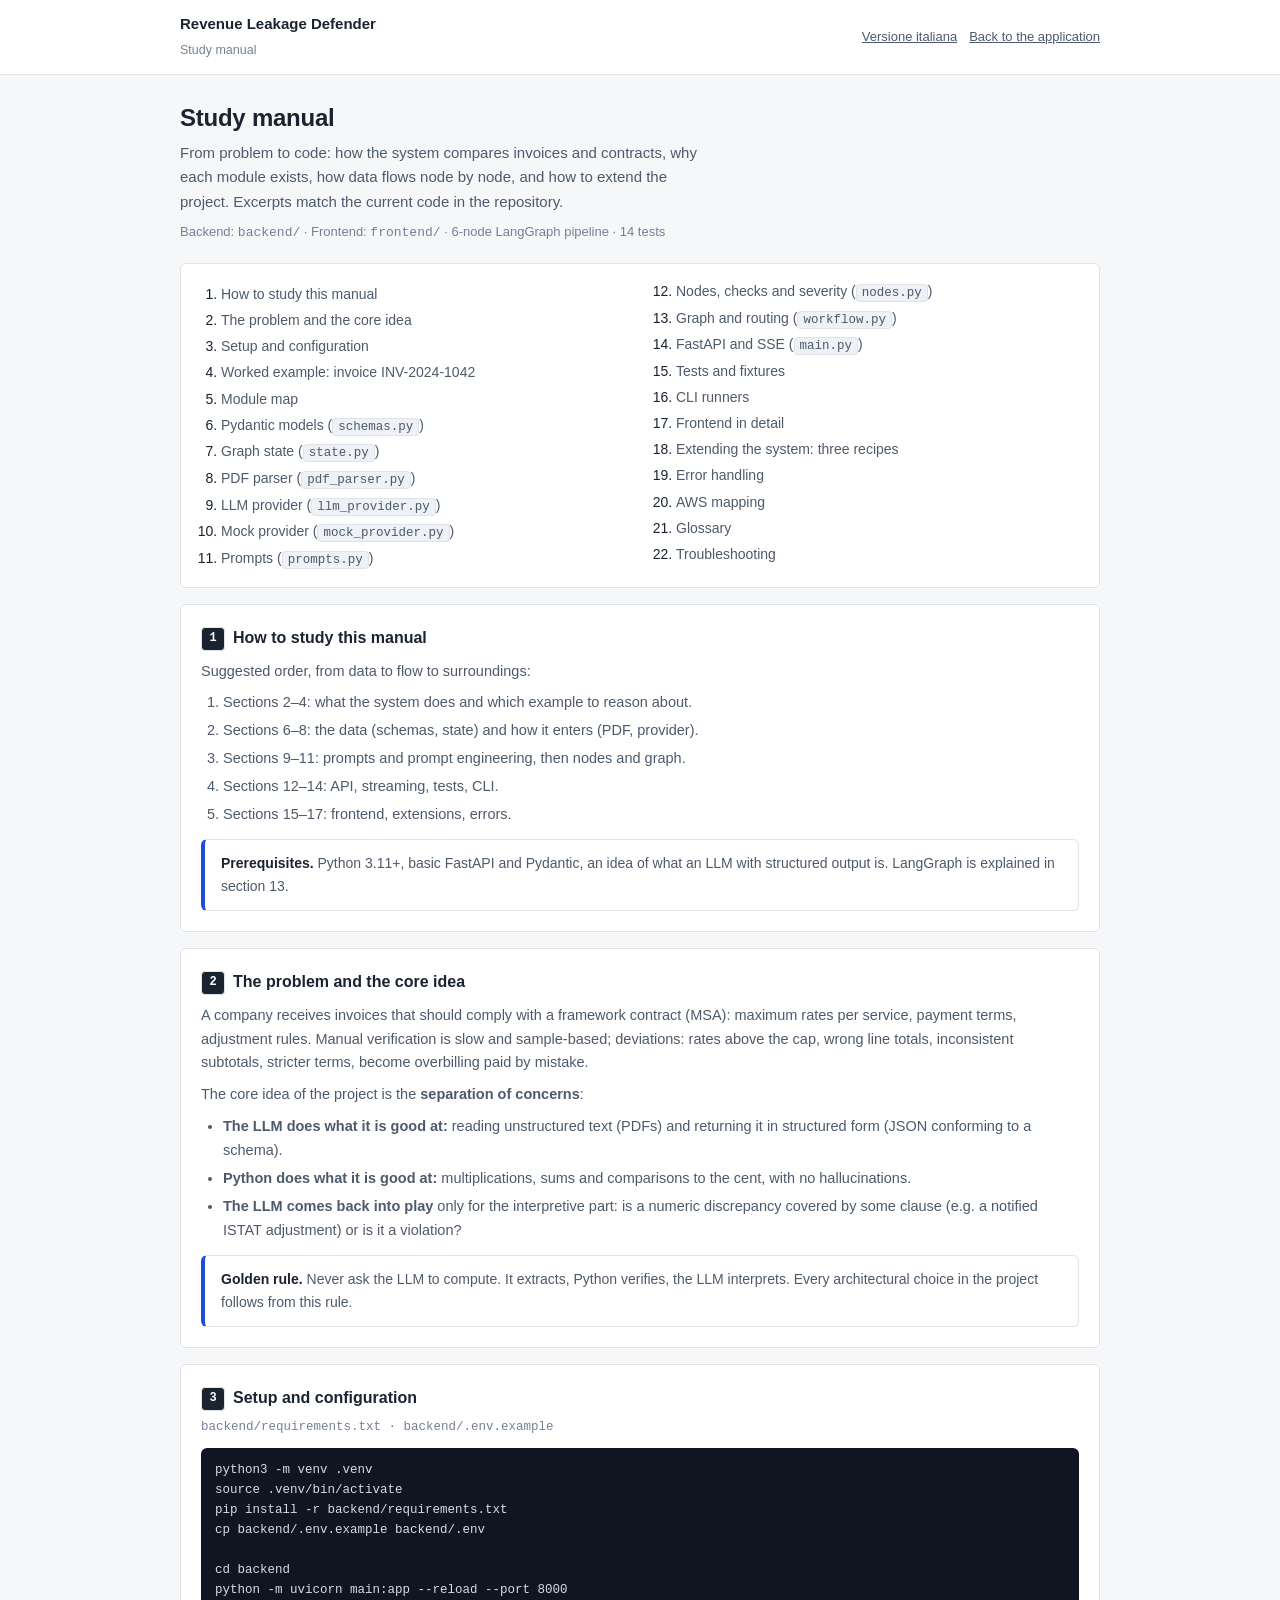
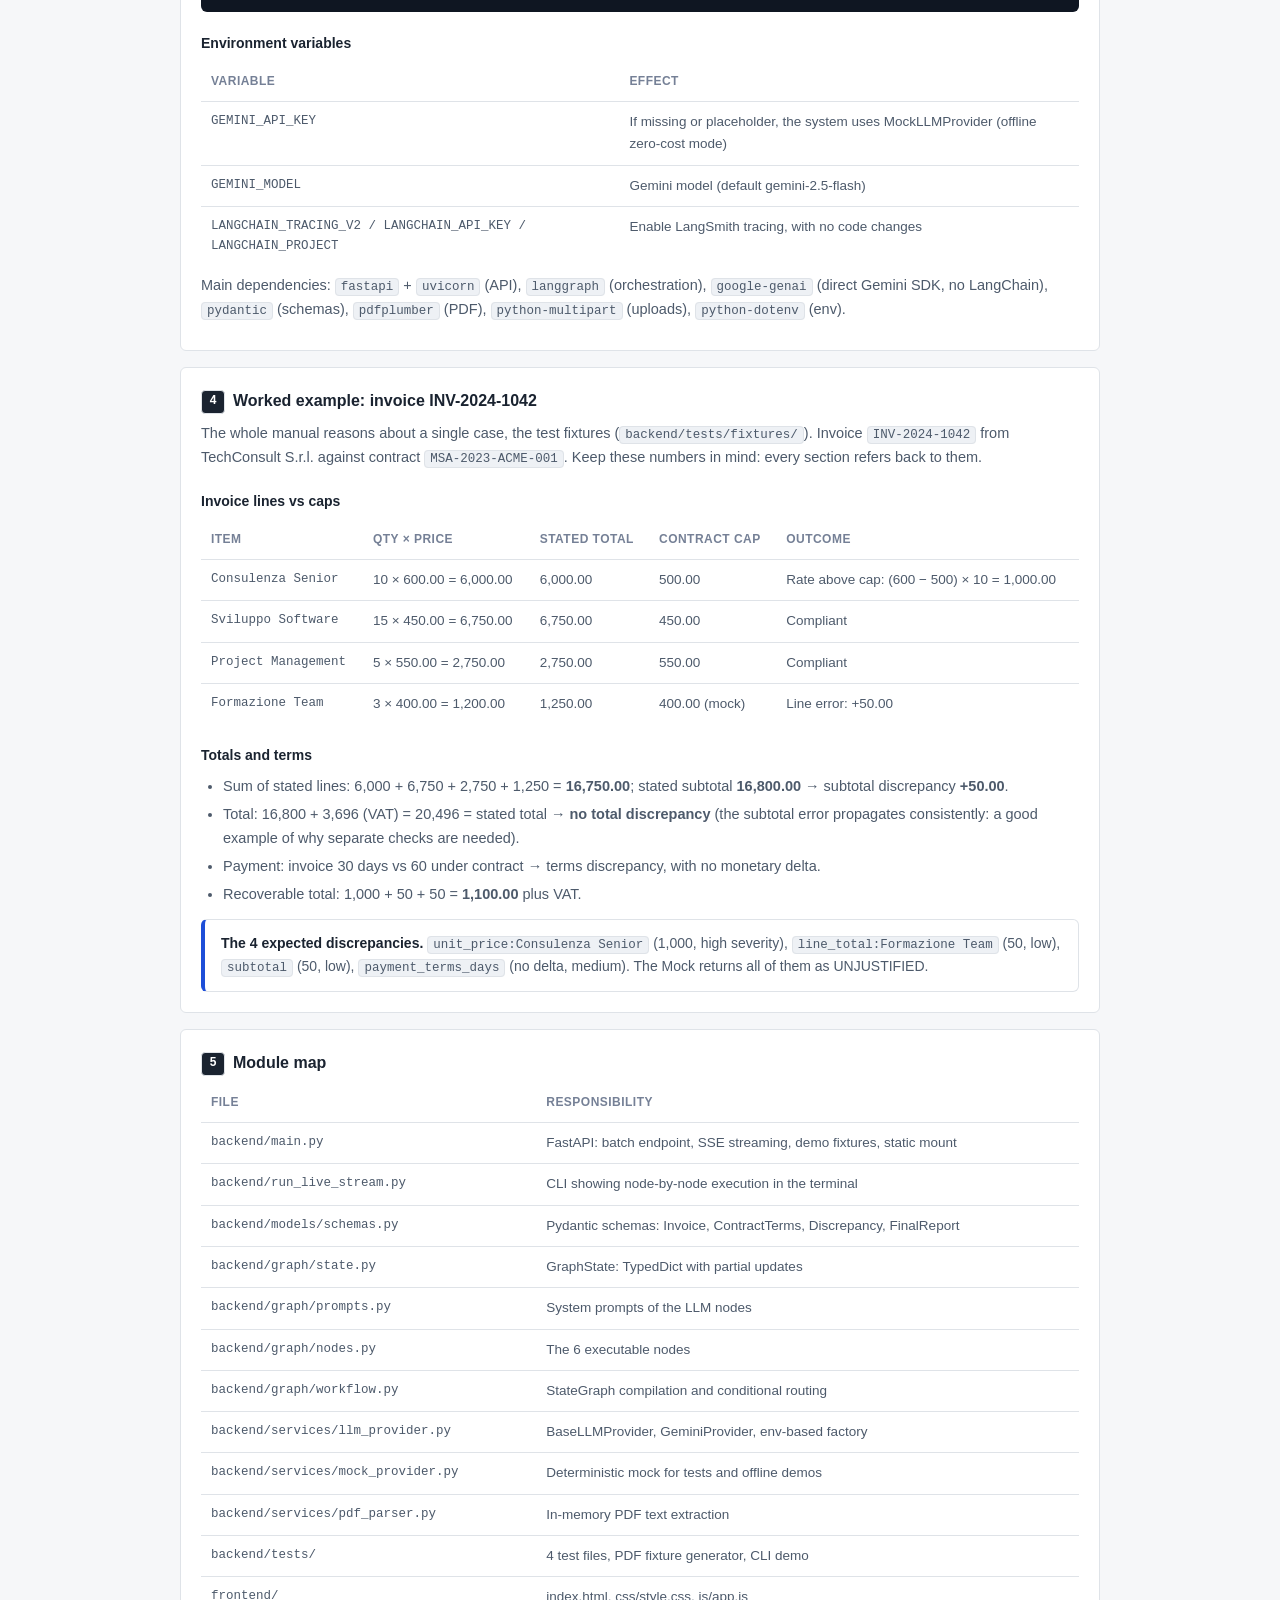
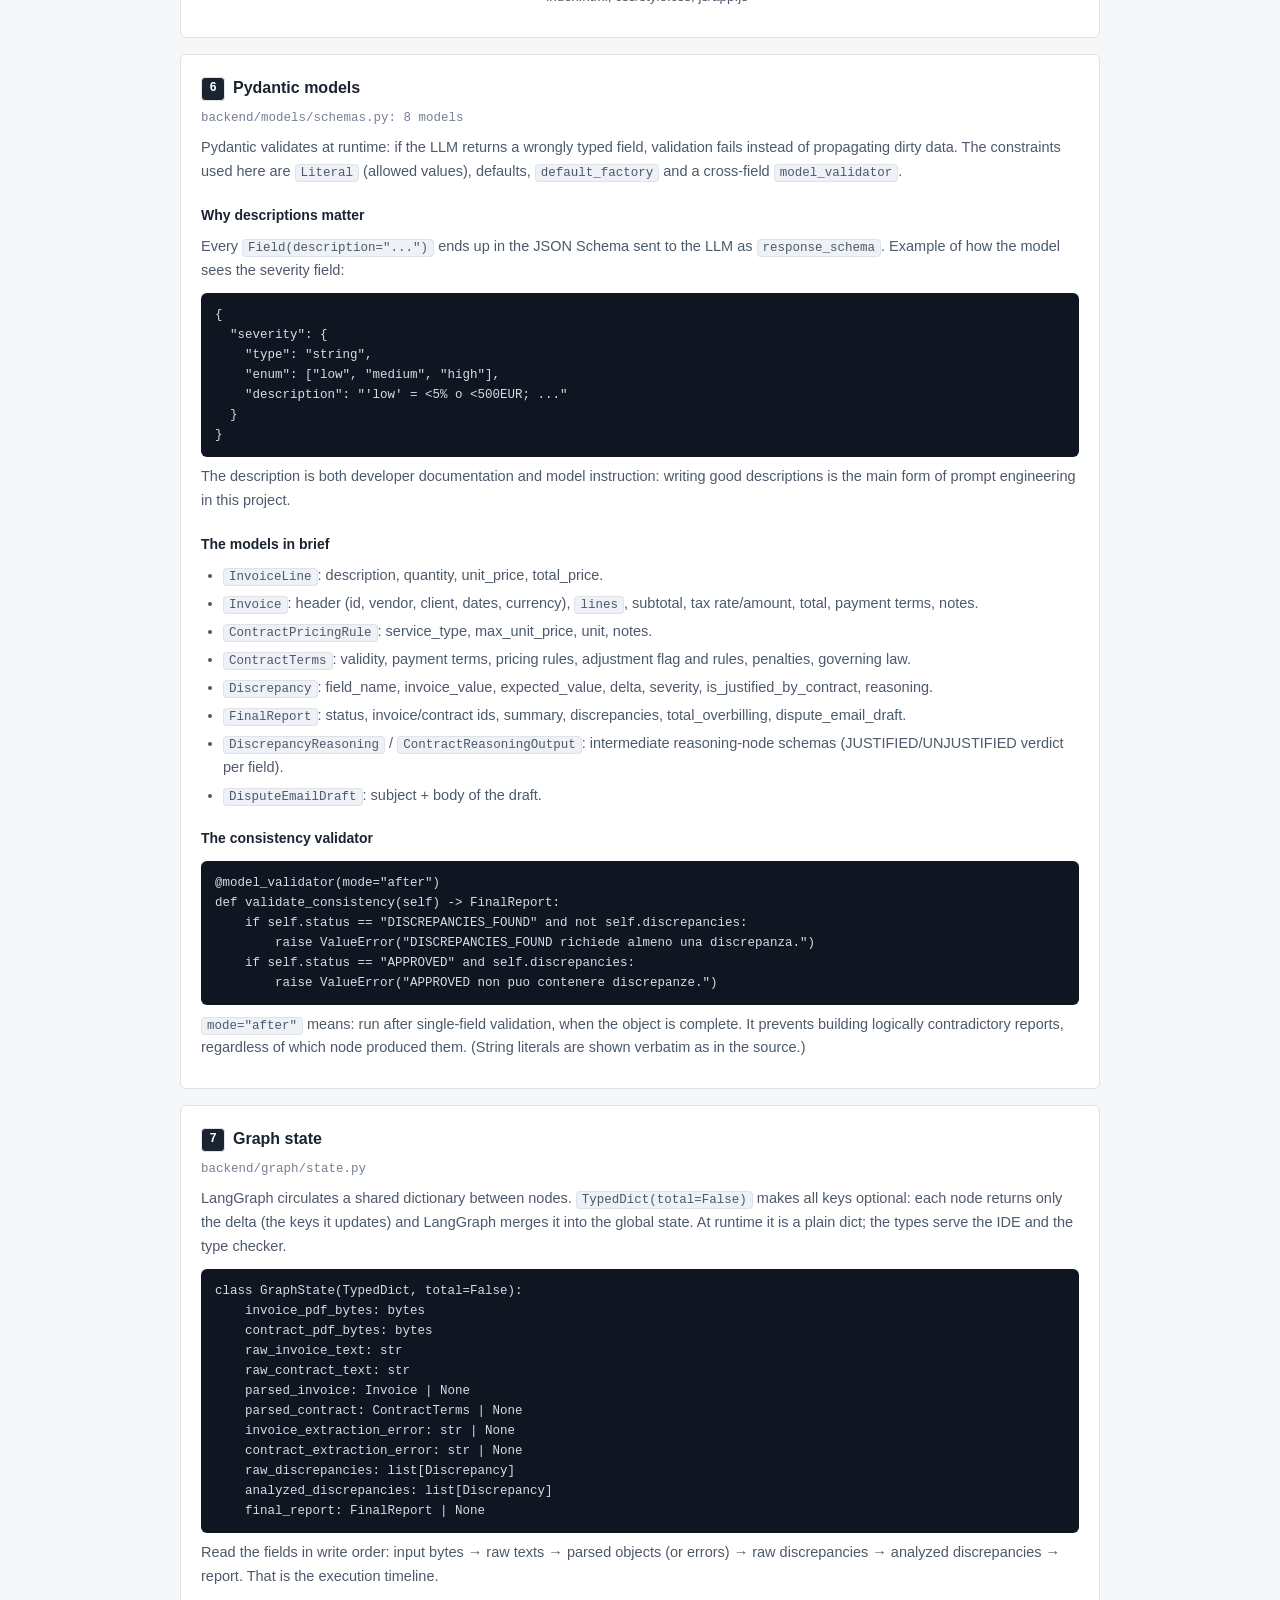
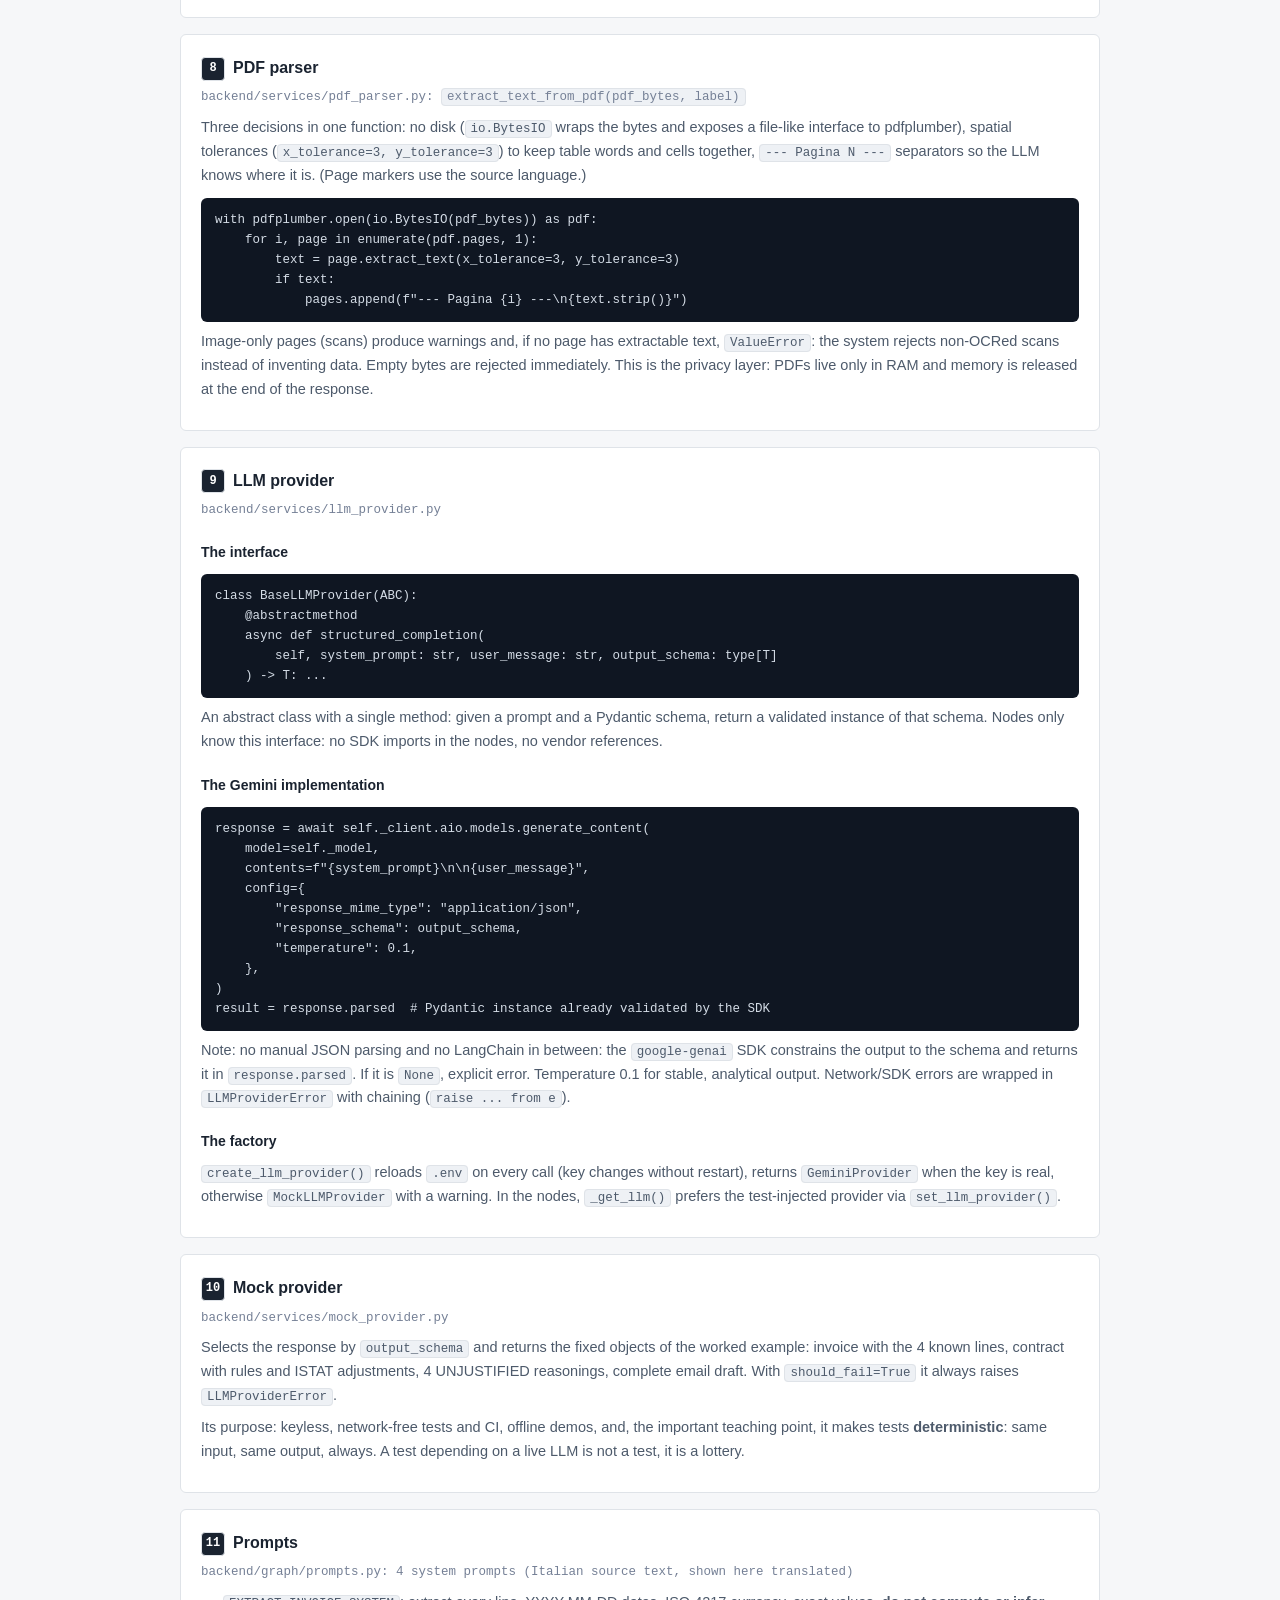
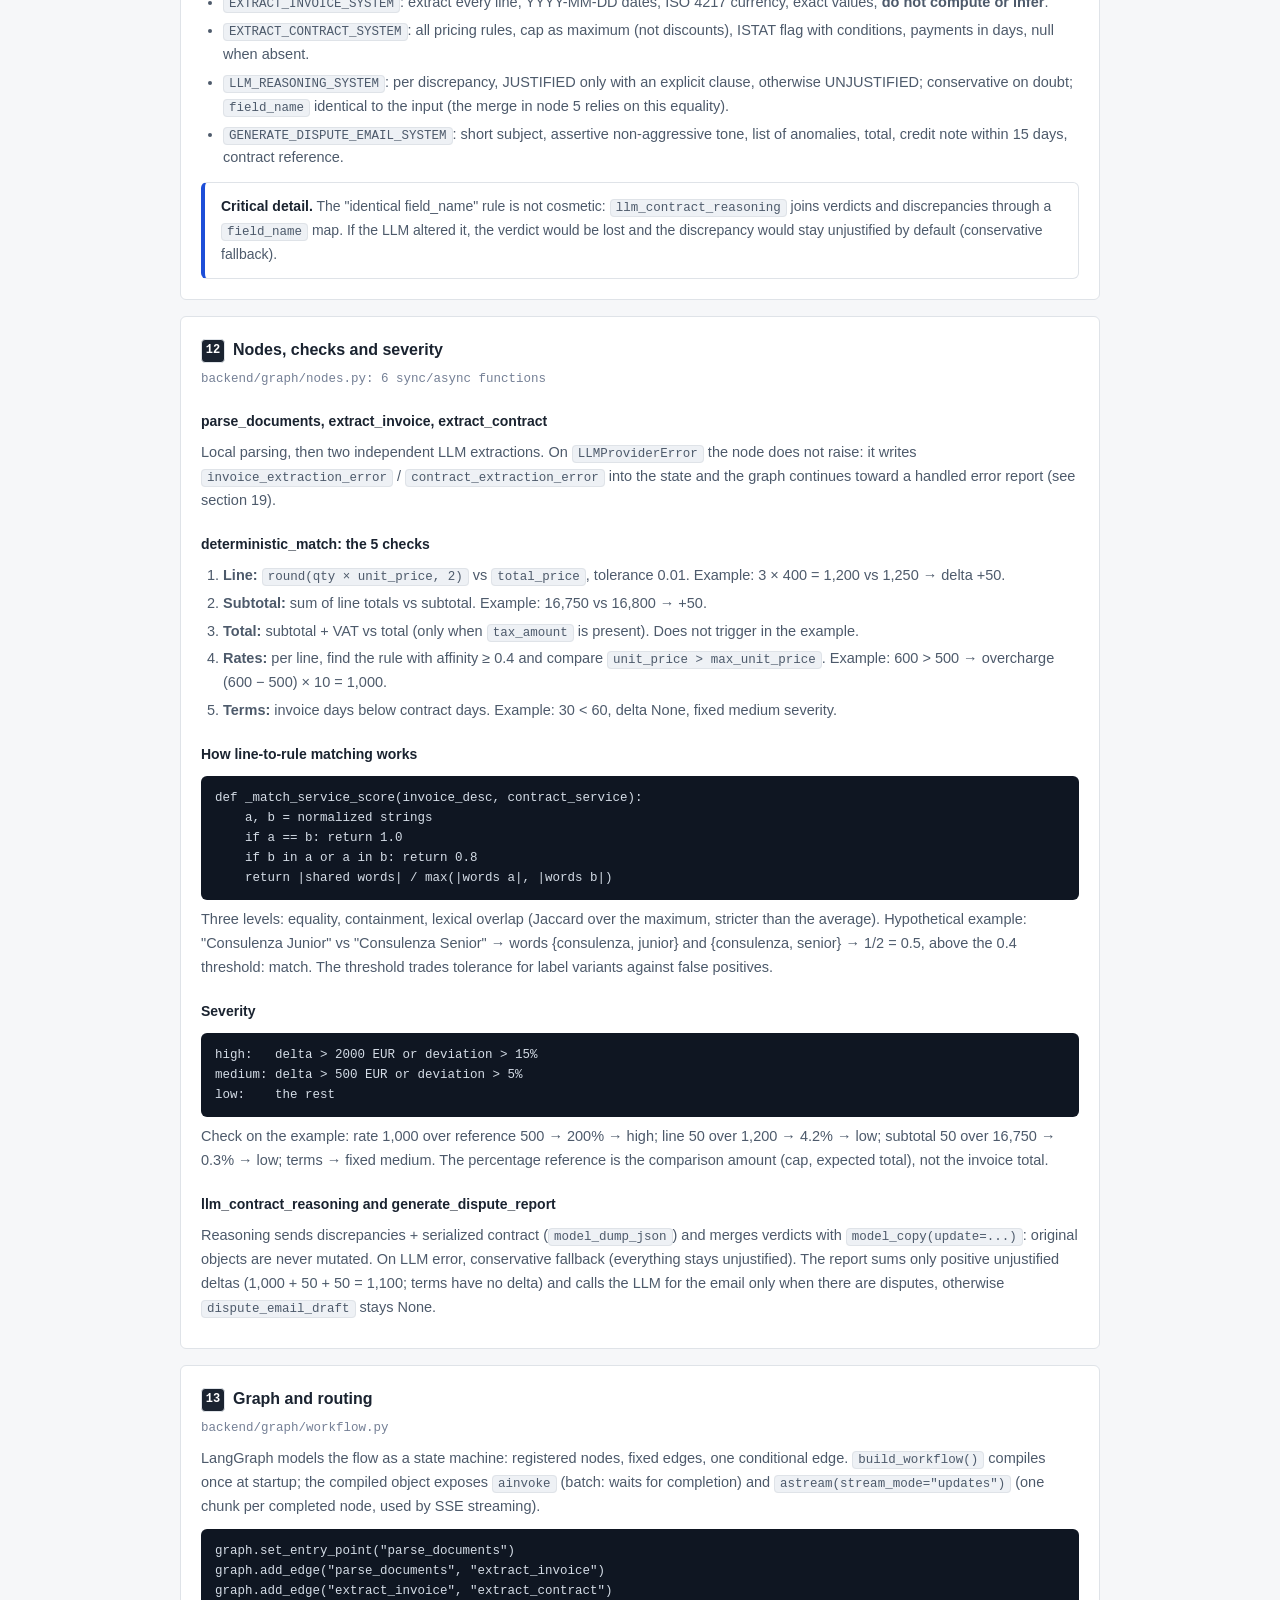
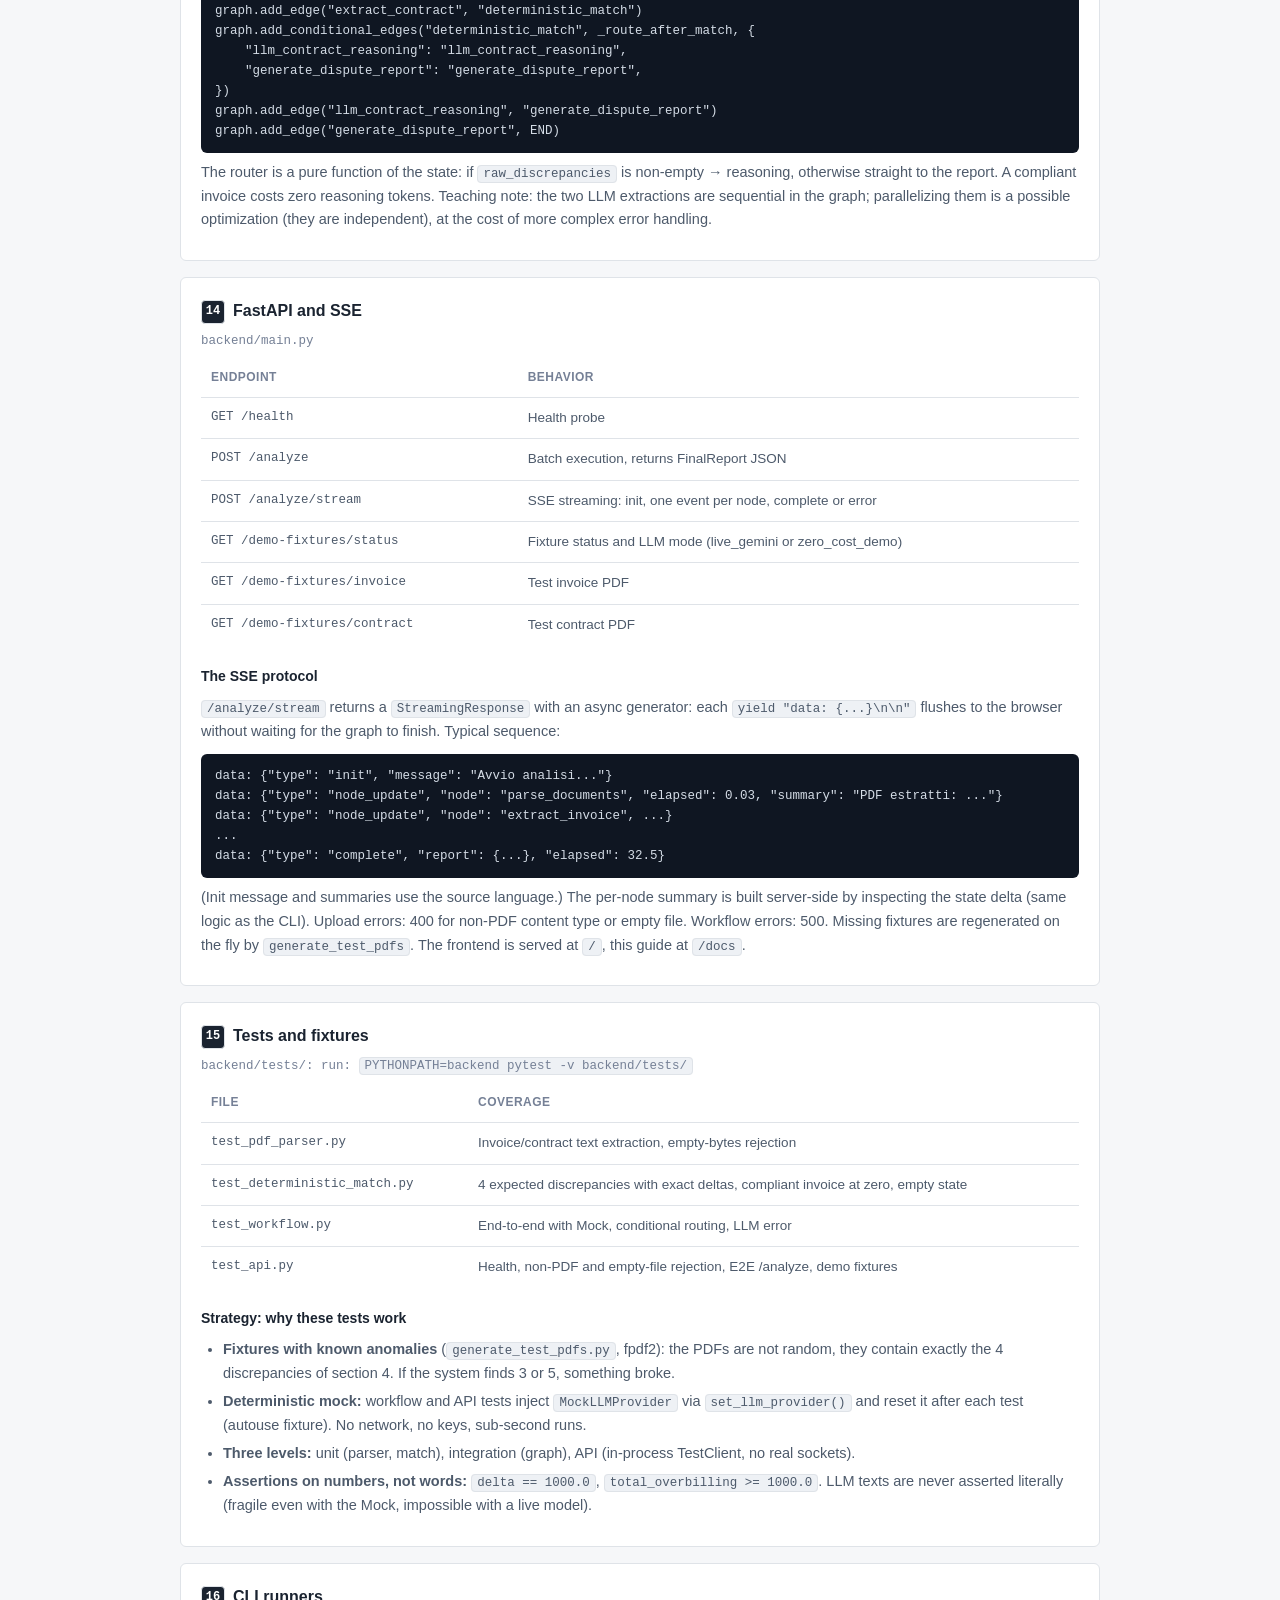
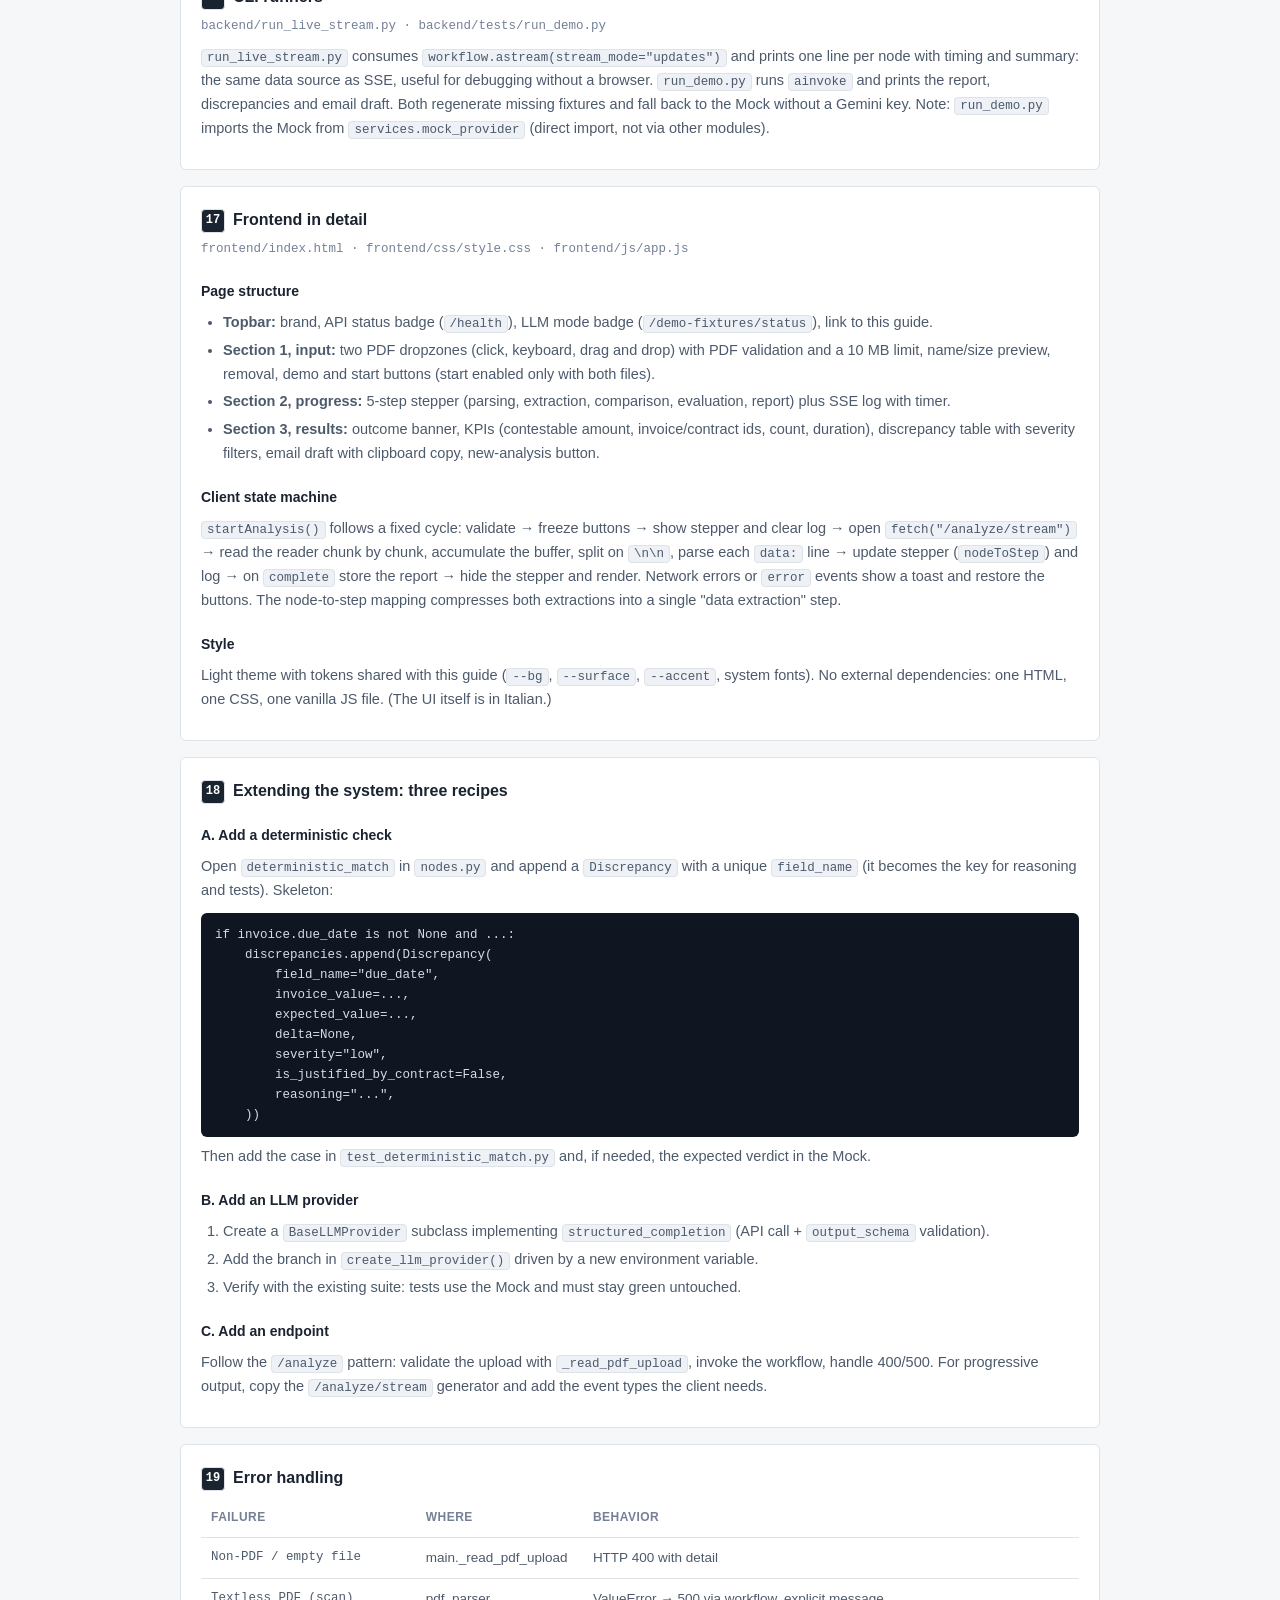
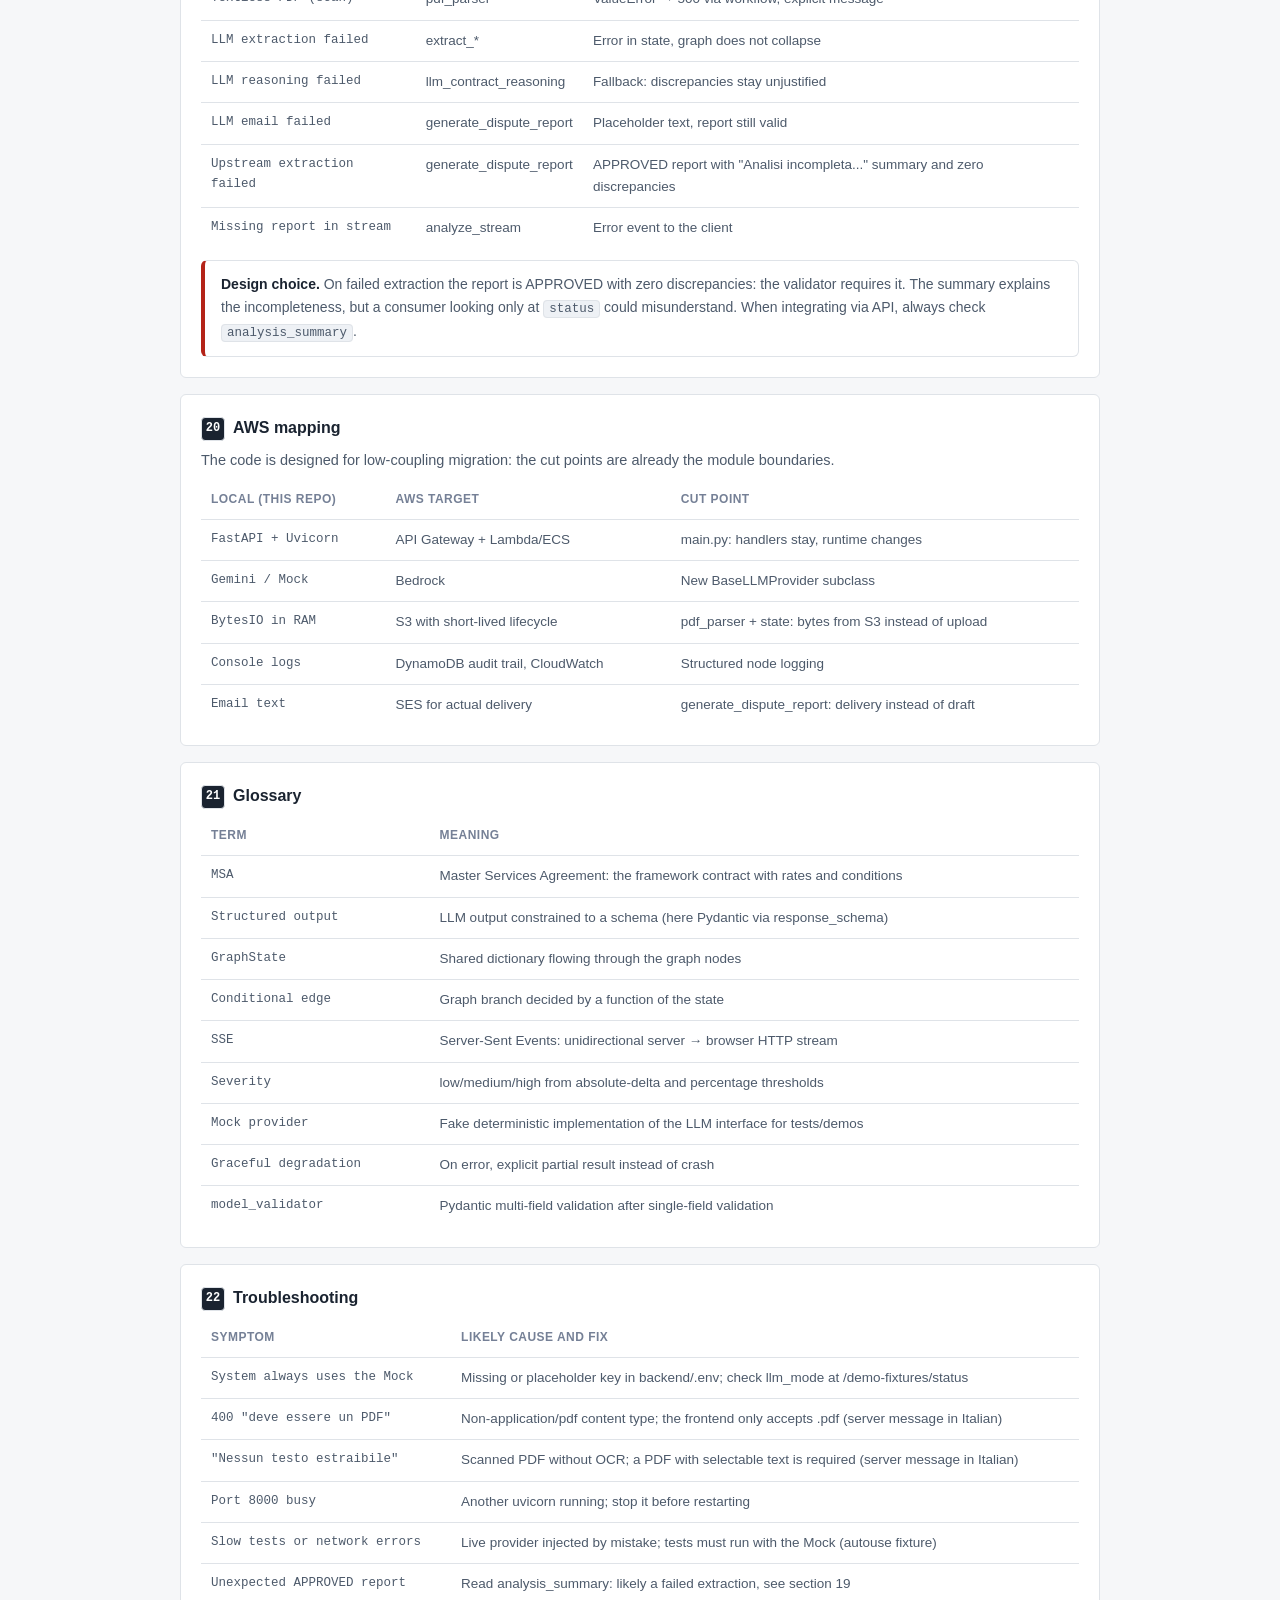
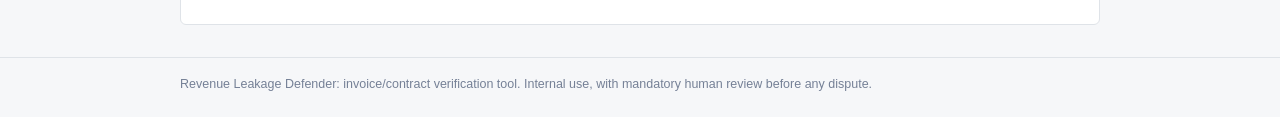
<file: docs/code-guide.html>
<!DOCTYPE html>
<html lang="en">
<head>
    <meta charset="UTF-8">
    <meta name="viewport" content="width=device-width, initial-scale=1.0">
    <title>Study manual: Revenue Leakage Defender</title>
    <meta name="description" content="Technical manual: architecture, modules, data flow, tests, frontend and extensions.">
    <style>
        :root {
            --bg: #f6f7f9;
            --surface: #ffffff;
            --border: #dfe3e8;
            --border-strong: #c3cad2;
            --text: #1a2330;
            --text-2: #4d5a6b;
            --text-3: #758096;
            --accent: #1d4ed8;
            --accent-ink: #ffffff;
            --danger: #b42318;
            --danger-bg: #fef3f2;
            --ok: #067647;
            --ok-bg: #ecfdf3;
            --code-bg: #0f1622;
            --code-fg: #d4dce6;
            --mono: ui-monospace, "SF Mono", SFMono-Regular, Menlo, Consolas, monospace;
            --sans: -apple-system, BlinkMacSystemFont, "Segoe UI", Roboto, Helvetica, Arial, sans-serif;
            --radius: 6px;
            --max: 960px;
        }

        * { box-sizing: border-box; }

        body {
            margin: 0;
            font-family: var(--sans);
            font-size: 15px;
            line-height: 1.65;
            color: var(--text);
            background: var(--bg);
        }

        .container {
            max-width: var(--max);
            margin: 0 auto;
            padding: 0 20px;
        }

        .topbar {
            background: var(--surface);
            border-bottom: 1px solid var(--border);
        }
        .topbar-inner {
            display: flex;
            justify-content: space-between;
            align-items: center;
            gap: 16px;
            padding-top: 12px;
            padding-bottom: 12px;
            flex-wrap: wrap;
        }
        .brand-name { font-weight: 650; font-size: 15px; display: block; }
        .brand-sub { font-size: 12.5px; color: var(--text-3); }
        .topbar-status {
            display: flex;
            align-items: center;
            gap: 12px;
            font-size: 13px;
            color: var(--text-2);
            flex-wrap: wrap;
        }
        .doc-link { color: var(--text-2); }
        .doc-link:hover { color: var(--text); }

        .page-head { padding: 28px 0 4px; }
        .page-head h1 {
            font-size: 24px;
            line-height: 1.25;
            letter-spacing: -0.01em;
            margin: 0 0 8px;
            font-weight: 650;
        }
        .lede { margin: 0 0 6px; color: var(--text-2); max-width: 62ch; }
        .meta { margin: 0; font-size: 13px; color: var(--text-3); }

        .toc {
            background: var(--surface);
            border: 1px solid var(--border);
            border-radius: var(--radius);
            padding: 16px 20px;
            margin-top: 16px;
            columns: 2;
            column-gap: 32px;
        }
        @media (max-width: 680px) { .toc { columns: 1; } }
        .toc ol { margin: 0; padding-left: 20px; font-size: 14px; }
        .toc li { margin: 3px 0; break-inside: avoid; }
        .toc a { color: var(--text-2); text-decoration: none; }
        .toc a:hover { color: var(--accent); text-decoration: underline; }

        .card {
            background: var(--surface);
            border: 1px solid var(--border);
            border-radius: var(--radius);
            padding: 20px;
            margin-top: 16px;
        }
        .card h2 {
            font-size: 16px;
            font-weight: 650;
            margin: 0 0 6px;
        }
        .card h3 {
            font-size: 14px;
            font-weight: 650;
            margin: 20px 0 6px;
        }
        .card h4 {
            font-size: 13.5px;
            font-weight: 650;
            margin: 16px 0 4px;
            color: var(--text);
        }
        .card p { margin: 8px 0; color: var(--text-2); font-size: 14.5px; }
        .card p.file {
            font-family: var(--mono);
            font-size: 12.5px;
            color: var(--text-3);
            margin: 0 0 8px;
        }
        .card ul, .card ol { color: var(--text-2); font-size: 14.5px; margin: 8px 0; padding-left: 22px; }
        .card li { margin: 4px 0; }
        .card code, .toc code {
            font-family: var(--mono);
            font-size: 12.5px;
            background: #eef1f5;
            border: 1px solid var(--border);
            border-radius: 4px;
            padding: 1px 5px;
            white-space: nowrap;
        }
        .step-n {
            font-family: var(--mono);
            font-size: 12px;
            border: 1px solid var(--border);
            border-radius: 4px;
            min-width: 24px;
            height: 24px;
            display: inline-flex;
            align-items: center;
            justify-content: center;
            background: var(--text);
            color: #fff;
            margin-right: 8px;
            vertical-align: 2px;
        }

        pre {
            background: var(--code-bg);
            color: var(--code-fg);
            font-family: var(--mono);
            font-size: 12.5px;
            line-height: 1.6;
            padding: 12px 14px;
            border-radius: var(--radius);
            overflow-x: auto;
            margin: 10px 0 0;
        }
        pre code {
            background: none !important;
            border: none !important;
            padding: 0 !important;
            white-space: pre !important;
            color: inherit;
        }

        .callout {
            border: 1px solid var(--border);
            border-left: 4px solid var(--accent);
            border-radius: var(--radius);
            background: var(--surface);
            padding: 12px 16px;
            margin: 12px 0 0;
            font-size: 14px;
            color: var(--text-2);
        }
        .callout strong { color: var(--text); }
        .callout.warn { border-left-color: var(--danger); }

        .table-wrap { overflow-x: auto; margin-top: 8px; }
        .table { width: 100%; border-collapse: collapse; font-size: 13.5px; }
        .table th, .table td {
            text-align: left;
            padding: 9px 10px;
            border-bottom: 1px solid var(--border);
            vertical-align: top;
            color: var(--text-2);
        }
        .table thead th {
            font-size: 12px;
            font-weight: 600;
            color: var(--text-3);
            text-transform: uppercase;
            letter-spacing: 0.04em;
            white-space: nowrap;
        }
        .table tbody tr:last-child td { border-bottom: none; }
        .table td:first-child { font-family: var(--mono); font-size: 12.5px; }

        .stages { list-style: none; margin: 8px 0 0; padding: 0; }
        .stages li {
            display: flex;
            gap: 10px;
            align-items: baseline;
            padding: 7px 0;
            border-bottom: 1px solid var(--border);
            font-size: 14.5px;
            color: var(--text-2);
        }
        .stages li:last-child { border-bottom: none; }
        .stages code {
            font-family: var(--mono);
            font-size: 12.5px;
            color: var(--text);
            min-width: 220px;
        }

        footer {
            margin-top: 32px;
            border-top: 1px solid var(--border);
            padding: 16px 0 28px;
            font-size: 12.5px;
            color: var(--text-3);
        }
        footer p { margin: 0; }
    </style>
</head>
<body>

    <header class="topbar">
        <div class="container topbar-inner">
            <div class="brand">
                <span class="brand-name">Revenue Leakage Defender</span>
                <span class="brand-sub">Study manual</span>
            </div>
            <div class="topbar-status">
                <a class="doc-link" href="/docs/guida-codice.html">Versione italiana</a>
                <a class="doc-link" href="/">Back to the application</a>
            </div>
        </div>
    </header>

    <main class="container">

        <section class="page-head">
            <h1>Study manual</h1>
            <p class="lede">From problem to code: how the system compares invoices and contracts, why each module exists, how data flows node by node, and how to extend the project. Excerpts match the current code in the repository.</p>
            <p class="meta">Backend: <code>backend/</code> · Frontend: <code>frontend/</code> · 6-node LangGraph pipeline · 14 tests</p>
        </section>

        <nav class="toc" aria-label="Contents">
            <ol>
                <li><a href="#metodo">How to study this manual</a></li>
                <li><a href="#problema">The problem and the core idea</a></li>
                <li><a href="#setup">Setup and configuration</a></li>
                <li><a href="#esempio">Worked example: invoice INV-2024-1042</a></li>
                <li><a href="#moduli">Module map</a></li>
                <li><a href="#schemas">Pydantic models (<code>schemas.py</code>)</a></li>
                <li><a href="#state">Graph state (<code>state.py</code>)</a></li>
                <li><a href="#pdf">PDF parser (<code>pdf_parser.py</code>)</a></li>
                <li><a href="#provider">LLM provider (<code>llm_provider.py</code>)</a></li>
                <li><a href="#mock">Mock provider (<code>mock_provider.py</code>)</a></li>
                <li><a href="#prompts">Prompts (<code>prompts.py</code>)</a></li>
                <li><a href="#nodes">Nodes, checks and severity (<code>nodes.py</code>)</a></li>
                <li><a href="#workflow">Graph and routing (<code>workflow.py</code>)</a></li>
                <li><a href="#main">FastAPI and SSE (<code>main.py</code>)</a></li>
                <li><a href="#test">Tests and fixtures</a></li>
                <li><a href="#cli">CLI runners</a></li>
                <li><a href="#frontend">Frontend in detail</a></li>
                <li><a href="#estendere">Extending the system: three recipes</a></li>
                <li><a href="#errori">Error handling</a></li>
                <li><a href="#aws">AWS mapping</a></li>
                <li><a href="#glossario">Glossary</a></li>
                <li><a href="#faq">Troubleshooting</a></li>
            </ol>
        </nav>

        <section class="card" id="metodo">
            <h2><span class="step-n">1</span>How to study this manual</h2>
            <p>Suggested order, from data to flow to surroundings:</p>
            <ol>
                <li>Sections 2–4: what the system does and which example to reason about.</li>
                <li>Sections 6–8: the data (schemas, state) and how it enters (PDF, provider).</li>
                <li>Sections 9–11: prompts and prompt engineering, then nodes and graph.</li>
                <li>Sections 12–14: API, streaming, tests, CLI.</li>
                <li>Sections 15–17: frontend, extensions, errors.</li>
            </ol>
            <div class="callout"><strong>Prerequisites.</strong> Python 3.11+, basic FastAPI and Pydantic, an idea of what an LLM with structured output is. LangGraph is explained in section 13.</div>
        </section>

        <section class="card" id="problema">
            <h2><span class="step-n">2</span>The problem and the core idea</h2>
            <p>A company receives invoices that should comply with a framework contract (MSA): maximum rates per service, payment terms, adjustment rules. Manual verification is slow and sample-based; deviations: rates above the cap, wrong line totals, inconsistent subtotals, stricter terms, become overbilling paid by mistake.</p>
            <p>The core idea of the project is the <strong>separation of concerns</strong>:</p>
            <ul>
                <li><strong>The LLM does what it is good at:</strong> reading unstructured text (PDFs) and returning it in structured form (JSON conforming to a schema).</li>
                <li><strong>Python does what it is good at:</strong> multiplications, sums and comparisons to the cent, with no hallucinations.</li>
                <li><strong>The LLM comes back into play</strong> only for the interpretive part: is a numeric discrepancy covered by some clause (e.g. a notified ISTAT adjustment) or is it a violation?</li>
            </ul>
            <div class="callout"><strong>Golden rule.</strong> Never ask the LLM to compute. It extracts, Python verifies, the LLM interprets. Every architectural choice in the project follows from this rule.</div>
        </section>

        <section class="card" id="setup">
            <h2><span class="step-n">3</span>Setup and configuration</h2>
            <p class="file">backend/requirements.txt · backend/.env.example</p>
<pre><code>python3 -m venv .venv
source .venv/bin/activate
pip install -r backend/requirements.txt
cp backend/.env.example backend/.env

cd backend
python -m uvicorn main:app --reload --port 8000</code></pre>
            <h3>Environment variables</h3>
            <div class="table-wrap">
                <table class="table">
                    <thead><tr><th>Variable</th><th>Effect</th></tr></thead>
                    <tbody>
                        <tr><td>GEMINI_API_KEY</td><td>If missing or placeholder, the system uses MockLLMProvider (offline zero-cost mode)</td></tr>
                        <tr><td>GEMINI_MODEL</td><td>Gemini model (default gemini-2.5-flash)</td></tr>
                        <tr><td>LANGCHAIN_TRACING_V2 / LANGCHAIN_API_KEY / LANGCHAIN_PROJECT</td><td>Enable LangSmith tracing, with no code changes</td></tr>
                    </tbody>
                </table>
            </div>
            <p>Main dependencies: <code>fastapi</code> + <code>uvicorn</code> (API), <code>langgraph</code> (orchestration), <code>google-genai</code> (direct Gemini SDK, no LangChain), <code>pydantic</code> (schemas), <code>pdfplumber</code> (PDF), <code>python-multipart</code> (uploads), <code>python-dotenv</code> (env).</p>
        </section>

        <section class="card" id="esempio">
            <h2><span class="step-n">4</span>Worked example: invoice INV-2024-1042</h2>
            <p>The whole manual reasons about a single case, the test fixtures (<code>backend/tests/fixtures/</code>). Invoice <code>INV-2024-1042</code> from TechConsult S.r.l. against contract <code>MSA-2023-ACME-001</code>. Keep these numbers in mind: every section refers back to them.</p>
            <h3>Invoice lines vs caps</h3>
            <div class="table-wrap">
                <table class="table">
                    <thead><tr><th>Item</th><th>Qty × price</th><th>Stated total</th><th>Contract cap</th><th>Outcome</th></tr></thead>
                    <tbody>
                        <tr><td>Consulenza Senior</td><td>10 × 600.00 = 6,000.00</td><td>6,000.00</td><td>500.00</td><td>Rate above cap: (600 − 500) × 10 = 1,000.00</td></tr>
                        <tr><td>Sviluppo Software</td><td>15 × 450.00 = 6,750.00</td><td>6,750.00</td><td>450.00</td><td>Compliant</td></tr>
                        <tr><td>Project Management</td><td>5 × 550.00 = 2,750.00</td><td>2,750.00</td><td>550.00</td><td>Compliant</td></tr>
                        <tr><td>Formazione Team</td><td>3 × 400.00 = 1,200.00</td><td>1,250.00</td><td>400.00 (mock)</td><td>Line error: +50.00</td></tr>
                    </tbody>
                </table>
            </div>
            <h3>Totals and terms</h3>
            <ul>
                <li>Sum of stated lines: 6,000 + 6,750 + 2,750 + 1,250 = <strong>16,750.00</strong>; stated subtotal <strong>16,800.00</strong> → subtotal discrepancy <strong>+50.00</strong>.</li>
                <li>Total: 16,800 + 3,696 (VAT) = 20,496 = stated total → <strong>no total discrepancy</strong> (the subtotal error propagates consistently: a good example of why separate checks are needed).</li>
                <li>Payment: invoice 30 days vs 60 under contract → terms discrepancy, with no monetary delta.</li>
                <li>Recoverable total: 1,000 + 50 + 50 = <strong>1,100.00</strong> plus VAT.</li>
            </ul>
            <div class="callout"><strong>The 4 expected discrepancies.</strong> <code>unit_price:Consulenza Senior</code> (1,000, high severity), <code>line_total:Formazione Team</code> (50, low), <code>subtotal</code> (50, low), <code>payment_terms_days</code> (no delta, medium). The Mock returns all of them as UNJUSTIFIED.</div>
        </section>

        <section class="card" id="moduli">
            <h2><span class="step-n">5</span>Module map</h2>
            <div class="table-wrap">
                <table class="table">
                    <thead><tr><th>File</th><th>Responsibility</th></tr></thead>
                    <tbody>
                        <tr><td>backend/main.py</td><td>FastAPI: batch endpoint, SSE streaming, demo fixtures, static mount</td></tr>
                        <tr><td>backend/run_live_stream.py</td><td>CLI showing node-by-node execution in the terminal</td></tr>
                        <tr><td>backend/models/schemas.py</td><td>Pydantic schemas: Invoice, ContractTerms, Discrepancy, FinalReport</td></tr>
                        <tr><td>backend/graph/state.py</td><td>GraphState: TypedDict with partial updates</td></tr>
                        <tr><td>backend/graph/prompts.py</td><td>System prompts of the LLM nodes</td></tr>
                        <tr><td>backend/graph/nodes.py</td><td>The 6 executable nodes</td></tr>
                        <tr><td>backend/graph/workflow.py</td><td>StateGraph compilation and conditional routing</td></tr>
                        <tr><td>backend/services/llm_provider.py</td><td>BaseLLMProvider, GeminiProvider, env-based factory</td></tr>
                        <tr><td>backend/services/mock_provider.py</td><td>Deterministic mock for tests and offline demos</td></tr>
                        <tr><td>backend/services/pdf_parser.py</td><td>In-memory PDF text extraction</td></tr>
                        <tr><td>backend/tests/</td><td>4 test files, PDF fixture generator, CLI demo</td></tr>
                        <tr><td>frontend/</td><td>index.html, css/style.css, js/app.js</td></tr>
                    </tbody>
                </table>
            </div>
        </section>

        <section class="card" id="schemas">
            <h2><span class="step-n">6</span>Pydantic models</h2>
            <p class="file">backend/models/schemas.py: 8 models</p>
            <p>Pydantic validates at runtime: if the LLM returns a wrongly typed field, validation fails instead of propagating dirty data. The constraints used here are <code>Literal</code> (allowed values), defaults, <code>default_factory</code> and a cross-field <code>model_validator</code>.</p>
            <h3>Why descriptions matter</h3>
            <p>Every <code>Field(description="...")</code> ends up in the JSON Schema sent to the LLM as <code>response_schema</code>. Example of how the model sees the severity field:</p>
<pre><code>{
  "severity": {
    "type": "string",
    "enum": ["low", "medium", "high"],
    "description": "'low' = &lt;5% o &lt;500EUR; ..."
  }
}</code></pre>
            <p>The description is both developer documentation and model instruction: writing good descriptions is the main form of prompt engineering in this project.</p>
            <h3>The models in brief</h3>
            <ul>
                <li><code>InvoiceLine</code>: description, quantity, unit_price, total_price.</li>
                <li><code>Invoice</code>: header (id, vendor, client, dates, currency), <code>lines</code>, subtotal, tax rate/amount, total, payment terms, notes.</li>
                <li><code>ContractPricingRule</code>: service_type, max_unit_price, unit, notes.</li>
                <li><code>ContractTerms</code>: validity, payment terms, pricing rules, adjustment flag and rules, penalties, governing law.</li>
                <li><code>Discrepancy</code>: field_name, invoice_value, expected_value, delta, severity, is_justified_by_contract, reasoning.</li>
                <li><code>FinalReport</code>: status, invoice/contract ids, summary, discrepancies, total_overbilling, dispute_email_draft.</li>
                <li><code>DiscrepancyReasoning</code> / <code>ContractReasoningOutput</code>: intermediate reasoning-node schemas (JUSTIFIED/UNJUSTIFIED verdict per field).</li>
                <li><code>DisputeEmailDraft</code>: subject + body of the draft.</li>
            </ul>
            <h3>The consistency validator</h3>
<pre><code>@model_validator(mode="after")
def validate_consistency(self) -> FinalReport:
    if self.status == "DISCREPANCIES_FOUND" and not self.discrepancies:
        raise ValueError("DISCREPANCIES_FOUND richiede almeno una discrepanza.")
    if self.status == "APPROVED" and self.discrepancies:
        raise ValueError("APPROVED non puo contenere discrepanze.")</code></pre>
            <p><code>mode="after"</code> means: run after single-field validation, when the object is complete. It prevents building logically contradictory reports, regardless of which node produced them. (String literals are shown verbatim as in the source.)</p>
        </section>

        <section class="card" id="state">
            <h2><span class="step-n">7</span>Graph state</h2>
            <p class="file">backend/graph/state.py</p>
            <p>LangGraph circulates a shared dictionary between nodes. <code>TypedDict(total=False)</code> makes all keys optional: each node returns only the delta (the keys it updates) and LangGraph merges it into the global state. At runtime it is a plain dict; the types serve the IDE and the type checker.</p>
<pre><code>class GraphState(TypedDict, total=False):
    invoice_pdf_bytes: bytes
    contract_pdf_bytes: bytes
    raw_invoice_text: str
    raw_contract_text: str
    parsed_invoice: Invoice | None
    parsed_contract: ContractTerms | None
    invoice_extraction_error: str | None
    contract_extraction_error: str | None
    raw_discrepancies: list[Discrepancy]
    analyzed_discrepancies: list[Discrepancy]
    final_report: FinalReport | None</code></pre>
            <p>Read the fields in write order: input bytes → raw texts → parsed objects (or errors) → raw discrepancies → analyzed discrepancies → report. That is the execution timeline.</p>
        </section>

        <section class="card" id="pdf">
            <h2><span class="step-n">8</span>PDF parser</h2>
            <p class="file">backend/services/pdf_parser.py: <code>extract_text_from_pdf(pdf_bytes, label)</code></p>
            <p>Three decisions in one function: no disk (<code>io.BytesIO</code> wraps the bytes and exposes a file-like interface to pdfplumber), spatial tolerances (<code>x_tolerance=3, y_tolerance=3</code>) to keep table words and cells together, <code>--- Pagina N ---</code> separators so the LLM knows where it is. (Page markers use the source language.)</p>
<pre><code>with pdfplumber.open(io.BytesIO(pdf_bytes)) as pdf:
    for i, page in enumerate(pdf.pages, 1):
        text = page.extract_text(x_tolerance=3, y_tolerance=3)
        if text:
            pages.append(f"--- Pagina {i} ---\n{text.strip()}")</code></pre>
            <p>Image-only pages (scans) produce warnings and, if no page has extractable text, <code>ValueError</code>: the system rejects non-OCRed scans instead of inventing data. Empty bytes are rejected immediately. This is the privacy layer: PDFs live only in RAM and memory is released at the end of the response.</p>
        </section>

        <section class="card" id="provider">
            <h2><span class="step-n">9</span>LLM provider</h2>
            <p class="file">backend/services/llm_provider.py</p>
            <h3>The interface</h3>
<pre><code>class BaseLLMProvider(ABC):
    @abstractmethod
    async def structured_completion(
        self, system_prompt: str, user_message: str, output_schema: type[T]
    ) -> T: ...</code></pre>
            <p>An abstract class with a single method: given a prompt and a Pydantic schema, return a validated instance of that schema. Nodes only know this interface: no SDK imports in the nodes, no vendor references.</p>
            <h3>The Gemini implementation</h3>
<pre><code>response = await self._client.aio.models.generate_content(
    model=self._model,
    contents=f"{system_prompt}\n\n{user_message}",
    config={
        "response_mime_type": "application/json",
        "response_schema": output_schema,
        "temperature": 0.1,
    },
)
result = response.parsed  # Pydantic instance already validated by the SDK</code></pre>
            <p>Note: no manual JSON parsing and no LangChain in between: the <code>google-genai</code> SDK constrains the output to the schema and returns it in <code>response.parsed</code>. If it is <code>None</code>, explicit error. Temperature 0.1 for stable, analytical output. Network/SDK errors are wrapped in <code>LLMProviderError</code> with chaining (<code>raise ... from e</code>).</p>
            <h3>The factory</h3>
            <p><code>create_llm_provider()</code> reloads <code>.env</code> on every call (key changes without restart), returns <code>GeminiProvider</code> when the key is real, otherwise <code>MockLLMProvider</code> with a warning. In the nodes, <code>_get_llm()</code> prefers the test-injected provider via <code>set_llm_provider()</code>.</p>
        </section>

        <section class="card" id="mock">
            <h2><span class="step-n">10</span>Mock provider</h2>
            <p class="file">backend/services/mock_provider.py</p>
            <p>Selects the response by <code>output_schema</code> and returns the fixed objects of the worked example: invoice with the 4 known lines, contract with rules and ISTAT adjustments, 4 UNJUSTIFIED reasonings, complete email draft. With <code>should_fail=True</code> it always raises <code>LLMProviderError</code>.</p>
            <p>Its purpose: keyless, network-free tests and CI, offline demos, and, the important teaching point, it makes tests <strong>deterministic</strong>: same input, same output, always. A test depending on a live LLM is not a test, it is a lottery.</p>
        </section>

        <section class="card" id="prompts">
            <h2><span class="step-n">11</span>Prompts</h2>
            <p class="file">backend/graph/prompts.py: 4 system prompts (Italian source text, shown here translated)</p>
            <ul>
                <li><code>EXTRACT_INVOICE_SYSTEM</code>: extract every line, YYYY-MM-DD dates, ISO 4217 currency, exact values, <strong>do not compute or infer</strong>.</li>
                <li><code>EXTRACT_CONTRACT_SYSTEM</code>: all pricing rules, cap as maximum (not discounts), ISTAT flag with conditions, payments in days, null when absent.</li>
                <li><code>LLM_REASONING_SYSTEM</code>: per discrepancy, JUSTIFIED only with an explicit clause, otherwise UNJUSTIFIED; conservative on doubt; <code>field_name</code> identical to the input (the merge in node 5 relies on this equality).</li>
                <li><code>GENERATE_DISPUTE_EMAIL_SYSTEM</code>: short subject, assertive non-aggressive tone, list of anomalies, total, credit note within 15 days, contract reference.</li>
            </ul>
            <div class="callout"><strong>Critical detail.</strong> The "identical field_name" rule is not cosmetic: <code>llm_contract_reasoning</code> joins verdicts and discrepancies through a <code>field_name</code> map. If the LLM altered it, the verdict would be lost and the discrepancy would stay unjustified by default (conservative fallback).</div>
        </section>

        <section class="card" id="nodes">
            <h2><span class="step-n">12</span>Nodes, checks and severity</h2>
            <p class="file">backend/graph/nodes.py: 6 sync/async functions</p>
            <h3>parse_documents, extract_invoice, extract_contract</h3>
            <p>Local parsing, then two independent LLM extractions. On <code>LLMProviderError</code> the node does not raise: it writes <code>invoice_extraction_error</code> / <code>contract_extraction_error</code> into the state and the graph continues toward a handled error report (see section 19).</p>
            <h3>deterministic_match: the 5 checks</h3>
            <ol>
                <li><strong>Line:</strong> <code>round(qty × unit_price, 2)</code> vs <code>total_price</code>, tolerance 0.01. Example: 3 × 400 = 1,200 vs 1,250 → delta +50.</li>
                <li><strong>Subtotal:</strong> sum of line totals vs subtotal. Example: 16,750 vs 16,800 → +50.</li>
                <li><strong>Total:</strong> subtotal + VAT vs total (only when <code>tax_amount</code> is present). Does not trigger in the example.</li>
                <li><strong>Rates:</strong> per line, find the rule with affinity ≥ 0.4 and compare <code>unit_price &gt; max_unit_price</code>. Example: 600 &gt; 500 → overcharge (600 − 500) × 10 = 1,000.</li>
                <li><strong>Terms:</strong> invoice days below contract days. Example: 30 &lt; 60, delta None, fixed medium severity.</li>
            </ol>
            <h3>How line-to-rule matching works</h3>
<pre><code>def _match_service_score(invoice_desc, contract_service):
    a, b = normalized strings
    if a == b: return 1.0
    if b in a or a in b: return 0.8
    return |shared words| / max(|words a|, |words b|)</code></pre>
            <p>Three levels: equality, containment, lexical overlap (Jaccard over the maximum, stricter than the average). Hypothetical example: "Consulenza Junior" vs "Consulenza Senior" → words {consulenza, junior} and {consulenza, senior} → 1/2 = 0.5, above the 0.4 threshold: match. The threshold trades tolerance for label variants against false positives.</p>
            <h3>Severity</h3>
<pre><code>high:   delta &gt; 2000 EUR or deviation &gt; 15%
medium: delta &gt; 500 EUR or deviation &gt; 5%
low:    the rest</code></pre>
            <p>Check on the example: rate 1,000 over reference 500 → 200% → high; line 50 over 1,200 → 4.2% → low; subtotal 50 over 16,750 → 0.3% → low; terms → fixed medium. The percentage reference is the comparison amount (cap, expected total), not the invoice total.</p>
            <h3>llm_contract_reasoning and generate_dispute_report</h3>
            <p>Reasoning sends discrepancies + serialized contract (<code>model_dump_json</code>) and merges verdicts with <code>model_copy(update=...)</code>: original objects are never mutated. On LLM error, conservative fallback (everything stays unjustified). The report sums only positive unjustified deltas (1,000 + 50 + 50 = 1,100; terms have no delta) and calls the LLM for the email only when there are disputes, otherwise <code>dispute_email_draft</code> stays None.</p>
        </section>

        <section class="card" id="workflow">
            <h2><span class="step-n">13</span>Graph and routing</h2>
            <p class="file">backend/graph/workflow.py</p>
            <p>LangGraph models the flow as a state machine: registered nodes, fixed edges, one conditional edge. <code>build_workflow()</code> compiles once at startup; the compiled object exposes <code>ainvoke</code> (batch: waits for completion) and <code>astream(stream_mode="updates")</code> (one chunk per completed node, used by SSE streaming).</p>
<pre><code>graph.set_entry_point("parse_documents")
graph.add_edge("parse_documents", "extract_invoice")
graph.add_edge("extract_invoice", "extract_contract")
graph.add_edge("extract_contract", "deterministic_match")
graph.add_conditional_edges("deterministic_match", _route_after_match, {
    "llm_contract_reasoning": "llm_contract_reasoning",
    "generate_dispute_report": "generate_dispute_report",
})
graph.add_edge("llm_contract_reasoning", "generate_dispute_report")
graph.add_edge("generate_dispute_report", END)</code></pre>
            <p>The router is a pure function of the state: if <code>raw_discrepancies</code> is non-empty → reasoning, otherwise straight to the report. A compliant invoice costs zero reasoning tokens. Teaching note: the two LLM extractions are sequential in the graph; parallelizing them is a possible optimization (they are independent), at the cost of more complex error handling.</p>
        </section>

        <section class="card" id="main">
            <h2><span class="step-n">14</span>FastAPI and SSE</h2>
            <p class="file">backend/main.py</p>
            <div class="table-wrap">
                <table class="table">
                    <thead><tr><th>Endpoint</th><th>Behavior</th></tr></thead>
                    <tbody>
                        <tr><td>GET /health</td><td>Health probe</td></tr>
                        <tr><td>POST /analyze</td><td>Batch execution, returns FinalReport JSON</td></tr>
                        <tr><td>POST /analyze/stream</td><td>SSE streaming: init, one event per node, complete or error</td></tr>
                        <tr><td>GET /demo-fixtures/status</td><td>Fixture status and LLM mode (live_gemini or zero_cost_demo)</td></tr>
                        <tr><td>GET /demo-fixtures/invoice</td><td>Test invoice PDF</td></tr>
                        <tr><td>GET /demo-fixtures/contract</td><td>Test contract PDF</td></tr>
                    </tbody>
                </table>
            </div>
            <h3>The SSE protocol</h3>
            <p><code>/analyze/stream</code> returns a <code>StreamingResponse</code> with an async generator: each <code>yield "data: {...}\n\n"</code> flushes to the browser without waiting for the graph to finish. Typical sequence:</p>
<pre><code>data: {"type": "init", "message": "Avvio analisi..."}
data: {"type": "node_update", "node": "parse_documents", "elapsed": 0.03, "summary": "PDF estratti: ..."}
data: {"type": "node_update", "node": "extract_invoice", ...}
...
data: {"type": "complete", "report": {...}, "elapsed": 32.5}</code></pre>
            <p>(Init message and summaries use the source language.) The per-node summary is built server-side by inspecting the state delta (same logic as the CLI). Upload errors: 400 for non-PDF content type or empty file. Workflow errors: 500. Missing fixtures are regenerated on the fly by <code>generate_test_pdfs</code>. The frontend is served at <code>/</code>, this guide at <code>/docs</code>.</p>
        </section>

        <section class="card" id="test">
            <h2><span class="step-n">15</span>Tests and fixtures</h2>
            <p class="file">backend/tests/: run: <code>PYTHONPATH=backend pytest -v backend/tests/</code></p>
            <div class="table-wrap">
                <table class="table">
                    <thead><tr><th>File</th><th>Coverage</th></tr></thead>
                    <tbody>
                        <tr><td>test_pdf_parser.py</td><td>Invoice/contract text extraction, empty-bytes rejection</td></tr>
                        <tr><td>test_deterministic_match.py</td><td>4 expected discrepancies with exact deltas, compliant invoice at zero, empty state</td></tr>
                        <tr><td>test_workflow.py</td><td>End-to-end with Mock, conditional routing, LLM error</td></tr>
                        <tr><td>test_api.py</td><td>Health, non-PDF and empty-file rejection, E2E /analyze, demo fixtures</td></tr>
                    </tbody>
                </table>
            </div>
            <h3>Strategy: why these tests work</h3>
            <ul>
                <li><strong>Fixtures with known anomalies</strong> (<code>generate_test_pdfs.py</code>, fpdf2): the PDFs are not random, they contain exactly the 4 discrepancies of section 4. If the system finds 3 or 5, something broke.</li>
                <li><strong>Deterministic mock:</strong> workflow and API tests inject <code>MockLLMProvider</code> via <code>set_llm_provider()</code> and reset it after each test (autouse fixture). No network, no keys, sub-second runs.</li>
                <li><strong>Three levels:</strong> unit (parser, match), integration (graph), API (in-process TestClient, no real sockets).</li>
                <li><strong>Assertions on numbers, not words:</strong> <code>delta == 1000.0</code>, <code>total_overbilling &gt;= 1000.0</code>. LLM texts are never asserted literally (fragile even with the Mock, impossible with a live model).</li>
            </ul>
        </section>

        <section class="card" id="cli">
            <h2><span class="step-n">16</span>CLI runners</h2>
            <p class="file">backend/run_live_stream.py · backend/tests/run_demo.py</p>
            <p><code>run_live_stream.py</code> consumes <code>workflow.astream(stream_mode="updates")</code> and prints one line per node with timing and summary: the same data source as SSE, useful for debugging without a browser. <code>run_demo.py</code> runs <code>ainvoke</code> and prints the report, discrepancies and email draft. Both regenerate missing fixtures and fall back to the Mock without a Gemini key. Note: <code>run_demo.py</code> imports the Mock from <code>services.mock_provider</code> (direct import, not via other modules).</p>
        </section>

        <section class="card" id="frontend">
            <h2><span class="step-n">17</span>Frontend in detail</h2>
            <p class="file">frontend/index.html · frontend/css/style.css · frontend/js/app.js</p>
            <h3>Page structure</h3>
            <ul>
                <li><strong>Topbar:</strong> brand, API status badge (<code>/health</code>), LLM mode badge (<code>/demo-fixtures/status</code>), link to this guide.</li>
                <li><strong>Section 1, input:</strong> two PDF dropzones (click, keyboard, drag and drop) with PDF validation and a 10 MB limit, name/size preview, removal, demo and start buttons (start enabled only with both files).</li>
                <li><strong>Section 2, progress:</strong> 5-step stepper (parsing, extraction, comparison, evaluation, report) plus SSE log with timer.</li>
                <li><strong>Section 3, results:</strong> outcome banner, KPIs (contestable amount, invoice/contract ids, count, duration), discrepancy table with severity filters, email draft with clipboard copy, new-analysis button.</li>
            </ul>
            <h3>Client state machine</h3>
            <p><code>startAnalysis()</code> follows a fixed cycle: validate → freeze buttons → show stepper and clear log → open <code>fetch("/analyze/stream")</code> → read the reader chunk by chunk, accumulate the buffer, split on <code>\n\n</code>, parse each <code>data:</code> line → update stepper (<code>nodeToStep</code>) and log → on <code>complete</code> store the report → hide the stepper and render. Network errors or <code>error</code> events show a toast and restore the buttons. The node-to-step mapping compresses both extractions into a single "data extraction" step.</p>
            <h3>Style</h3>
            <p>Light theme with tokens shared with this guide (<code>--bg</code>, <code>--surface</code>, <code>--accent</code>, system fonts). No external dependencies: one HTML, one CSS, one vanilla JS file. (The UI itself is in Italian.)</p>
        </section>

        <section class="card" id="estendere">
            <h2><span class="step-n">18</span>Extending the system: three recipes</h2>
            <h3>A. Add a deterministic check</h3>
            <p>Open <code>deterministic_match</code> in <code>nodes.py</code> and append a <code>Discrepancy</code> with a unique <code>field_name</code> (it becomes the key for reasoning and tests). Skeleton:</p>
<pre><code>if invoice.due_date is not None and ...:
    discrepancies.append(Discrepancy(
        field_name="due_date",
        invoice_value=...,
        expected_value=...,
        delta=None,
        severity="low",
        is_justified_by_contract=False,
        reasoning="...",
    ))</code></pre>
            <p>Then add the case in <code>test_deterministic_match.py</code> and, if needed, the expected verdict in the Mock.</p>
            <h3>B. Add an LLM provider</h3>
            <ol>
                <li>Create a <code>BaseLLMProvider</code> subclass implementing <code>structured_completion</code> (API call + <code>output_schema</code> validation).</li>
                <li>Add the branch in <code>create_llm_provider()</code> driven by a new environment variable.</li>
                <li>Verify with the existing suite: tests use the Mock and must stay green untouched.</li>
            </ol>
            <h3>C. Add an endpoint</h3>
            <p>Follow the <code>/analyze</code> pattern: validate the upload with <code>_read_pdf_upload</code>, invoke the workflow, handle 400/500. For progressive output, copy the <code>/analyze/stream</code> generator and add the event types the client needs.</p>
        </section>

        <section class="card" id="errori">
            <h2><span class="step-n">19</span>Error handling</h2>
            <div class="table-wrap">
                <table class="table">
                    <thead><tr><th>Failure</th><th>Where</th><th>Behavior</th></tr></thead>
                    <tbody>
                        <tr><td>Non-PDF / empty file</td><td>main._read_pdf_upload</td><td>HTTP 400 with detail</td></tr>
                        <tr><td>Textless PDF (scan)</td><td>pdf_parser</td><td>ValueError → 500 via workflow, explicit message</td></tr>
                        <tr><td>LLM extraction failed</td><td>extract_*</td><td>Error in state, graph does not collapse</td></tr>
                        <tr><td>LLM reasoning failed</td><td>llm_contract_reasoning</td><td>Fallback: discrepancies stay unjustified</td></tr>
                        <tr><td>LLM email failed</td><td>generate_dispute_report</td><td>Placeholder text, report still valid</td></tr>
                        <tr><td>Upstream extraction failed</td><td>generate_dispute_report</td><td>APPROVED report with "Analisi incompleta..." summary and zero discrepancies</td></tr>
                        <tr><td>Missing report in stream</td><td>analyze_stream</td><td>Error event to the client</td></tr>
                    </tbody>
                </table>
            </div>
            <div class="callout warn"><strong>Design choice.</strong> On failed extraction the report is APPROVED with zero discrepancies: the validator requires it. The summary explains the incompleteness, but a consumer looking only at <code>status</code> could misunderstand. When integrating via API, always check <code>analysis_summary</code>.</div>
        </section>

        <section class="card" id="aws">
            <h2><span class="step-n">20</span>AWS mapping</h2>
            <p>The code is designed for low-coupling migration: the cut points are already the module boundaries.</p>
            <div class="table-wrap">
                <table class="table">
                    <thead><tr><th>Local (this repo)</th><th>AWS target</th><th>Cut point</th></tr></thead>
                    <tbody>
                        <tr><td>FastAPI + Uvicorn</td><td>API Gateway + Lambda/ECS</td><td>main.py: handlers stay, runtime changes</td></tr>
                        <tr><td>Gemini / Mock</td><td>Bedrock</td><td>New BaseLLMProvider subclass</td></tr>
                        <tr><td>BytesIO in RAM</td><td>S3 with short-lived lifecycle</td><td>pdf_parser + state: bytes from S3 instead of upload</td></tr>
                        <tr><td>Console logs</td><td>DynamoDB audit trail, CloudWatch</td><td>Structured node logging</td></tr>
                        <tr><td>Email text</td><td>SES for actual delivery</td><td>generate_dispute_report: delivery instead of draft</td></tr>
                    </tbody>
                </table>
            </div>
        </section>

        <section class="card" id="glossario">
            <h2><span class="step-n">21</span>Glossary</h2>
            <div class="table-wrap">
                <table class="table">
                    <thead><tr><th>Term</th><th>Meaning</th></tr></thead>
                    <tbody>
                        <tr><td>MSA</td><td>Master Services Agreement: the framework contract with rates and conditions</td></tr>
                        <tr><td>Structured output</td><td>LLM output constrained to a schema (here Pydantic via response_schema)</td></tr>
                        <tr><td>GraphState</td><td>Shared dictionary flowing through the graph nodes</td></tr>
                        <tr><td>Conditional edge</td><td>Graph branch decided by a function of the state</td></tr>
                        <tr><td>SSE</td><td>Server-Sent Events: unidirectional server → browser HTTP stream</td></tr>
                        <tr><td>Severity</td><td>low/medium/high from absolute-delta and percentage thresholds</td></tr>
                        <tr><td>Mock provider</td><td>Fake deterministic implementation of the LLM interface for tests/demos</td></tr>
                        <tr><td>Graceful degradation</td><td>On error, explicit partial result instead of crash</td></tr>
                        <tr><td>model_validator</td><td>Pydantic multi-field validation after single-field validation</td></tr>
                    </tbody>
                </table>
            </div>
        </section>

        <section class="card" id="faq">
            <h2><span class="step-n">22</span>Troubleshooting</h2>
            <div class="table-wrap">
                <table class="table">
                    <thead><tr><th>Symptom</th><th>Likely cause and fix</th></tr></thead>
                    <tbody>
                        <tr><td>System always uses the Mock</td><td>Missing or placeholder key in backend/.env; check llm_mode at /demo-fixtures/status</td></tr>
                        <tr><td>400 "deve essere un PDF"</td><td>Non-application/pdf content type; the frontend only accepts .pdf (server message in Italian)</td></tr>
                        <tr><td>"Nessun testo estraibile"</td><td>Scanned PDF without OCR; a PDF with selectable text is required (server message in Italian)</td></tr>
                        <tr><td>Port 8000 busy</td><td>Another uvicorn running; stop it before restarting</td></tr>
                        <tr><td>Slow tests or network errors</td><td>Live provider injected by mistake; tests must run with the Mock (autouse fixture)</td></tr>
                        <tr><td>Unexpected APPROVED report</td><td>Read analysis_summary: likely a failed extraction, see section 19</td></tr>
                    </tbody>
                </table>
            </div>
        </section>

    </main>

    <footer>
        <div class="container">
            <p>Revenue Leakage Defender: invoice/contract verification tool. Internal use, with mandatory human review before any dispute.</p>
        </div>
    </footer>

</body>
</html>
</file>
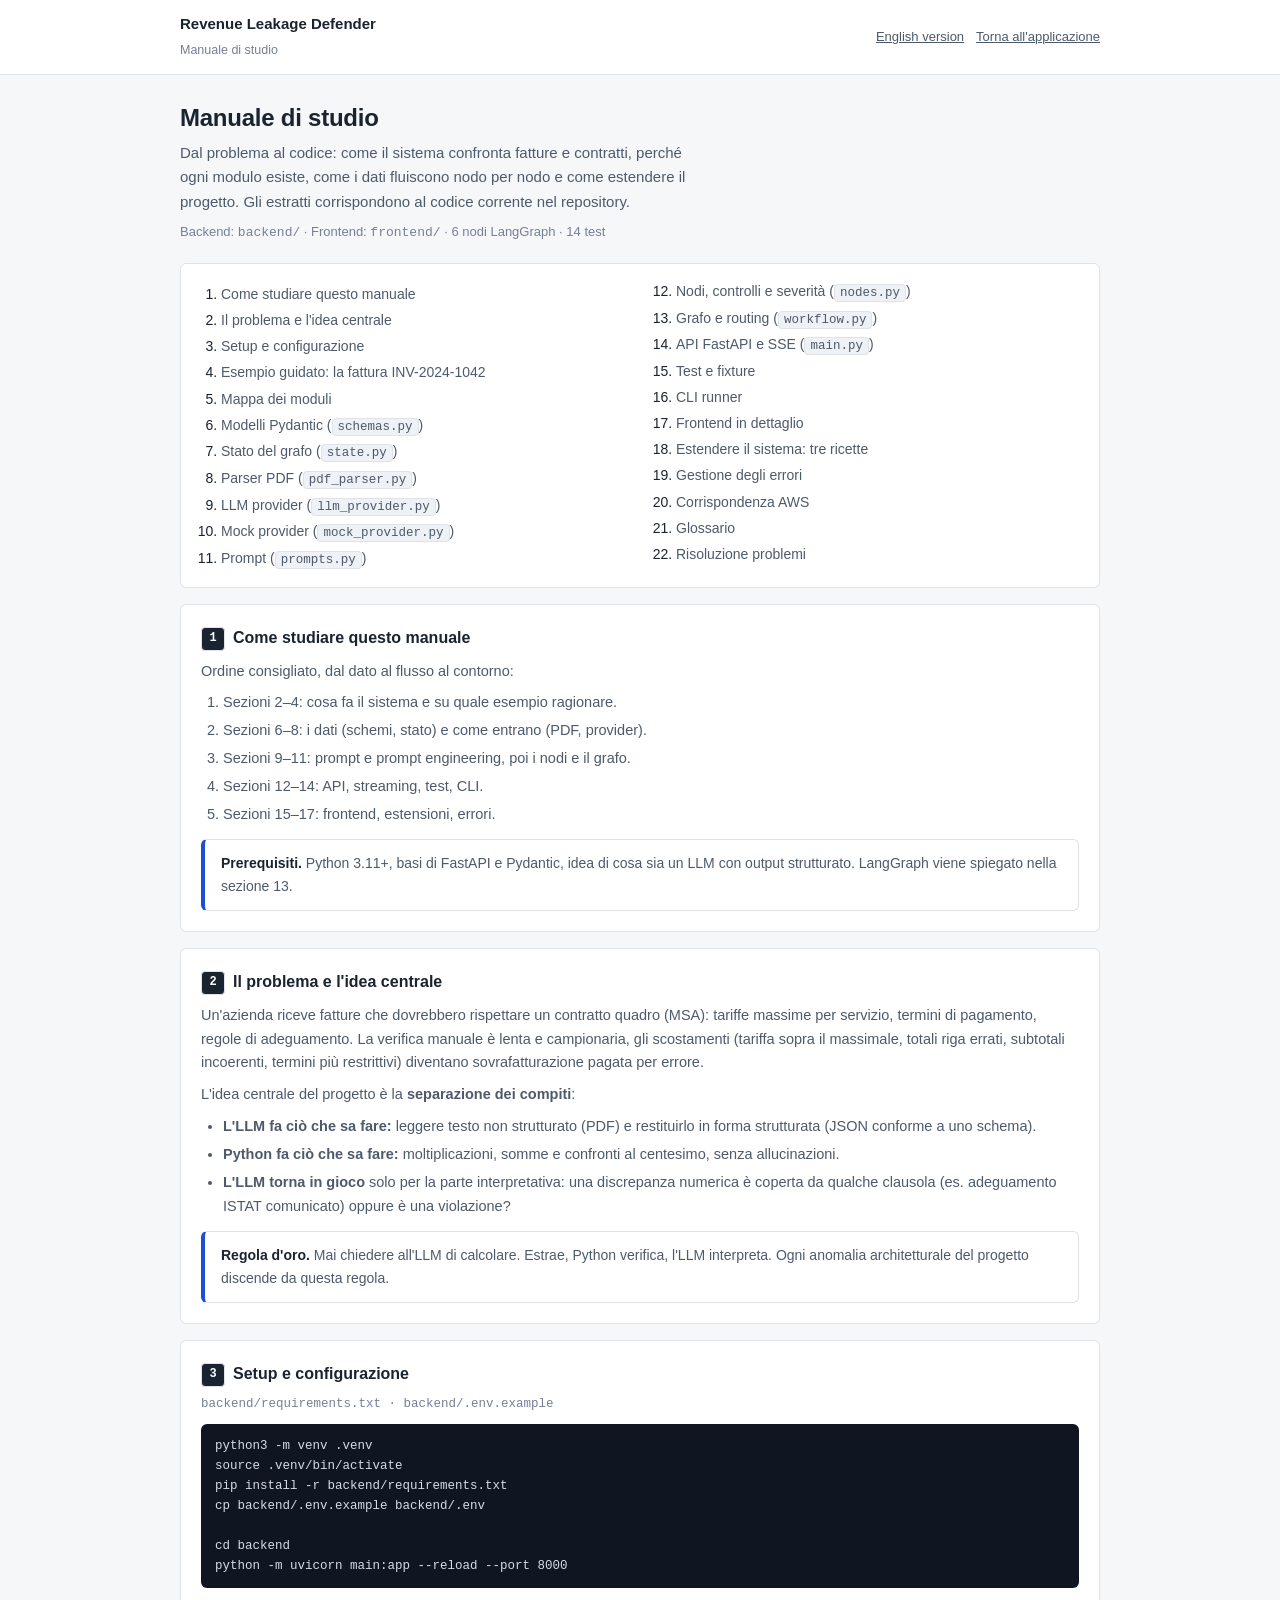
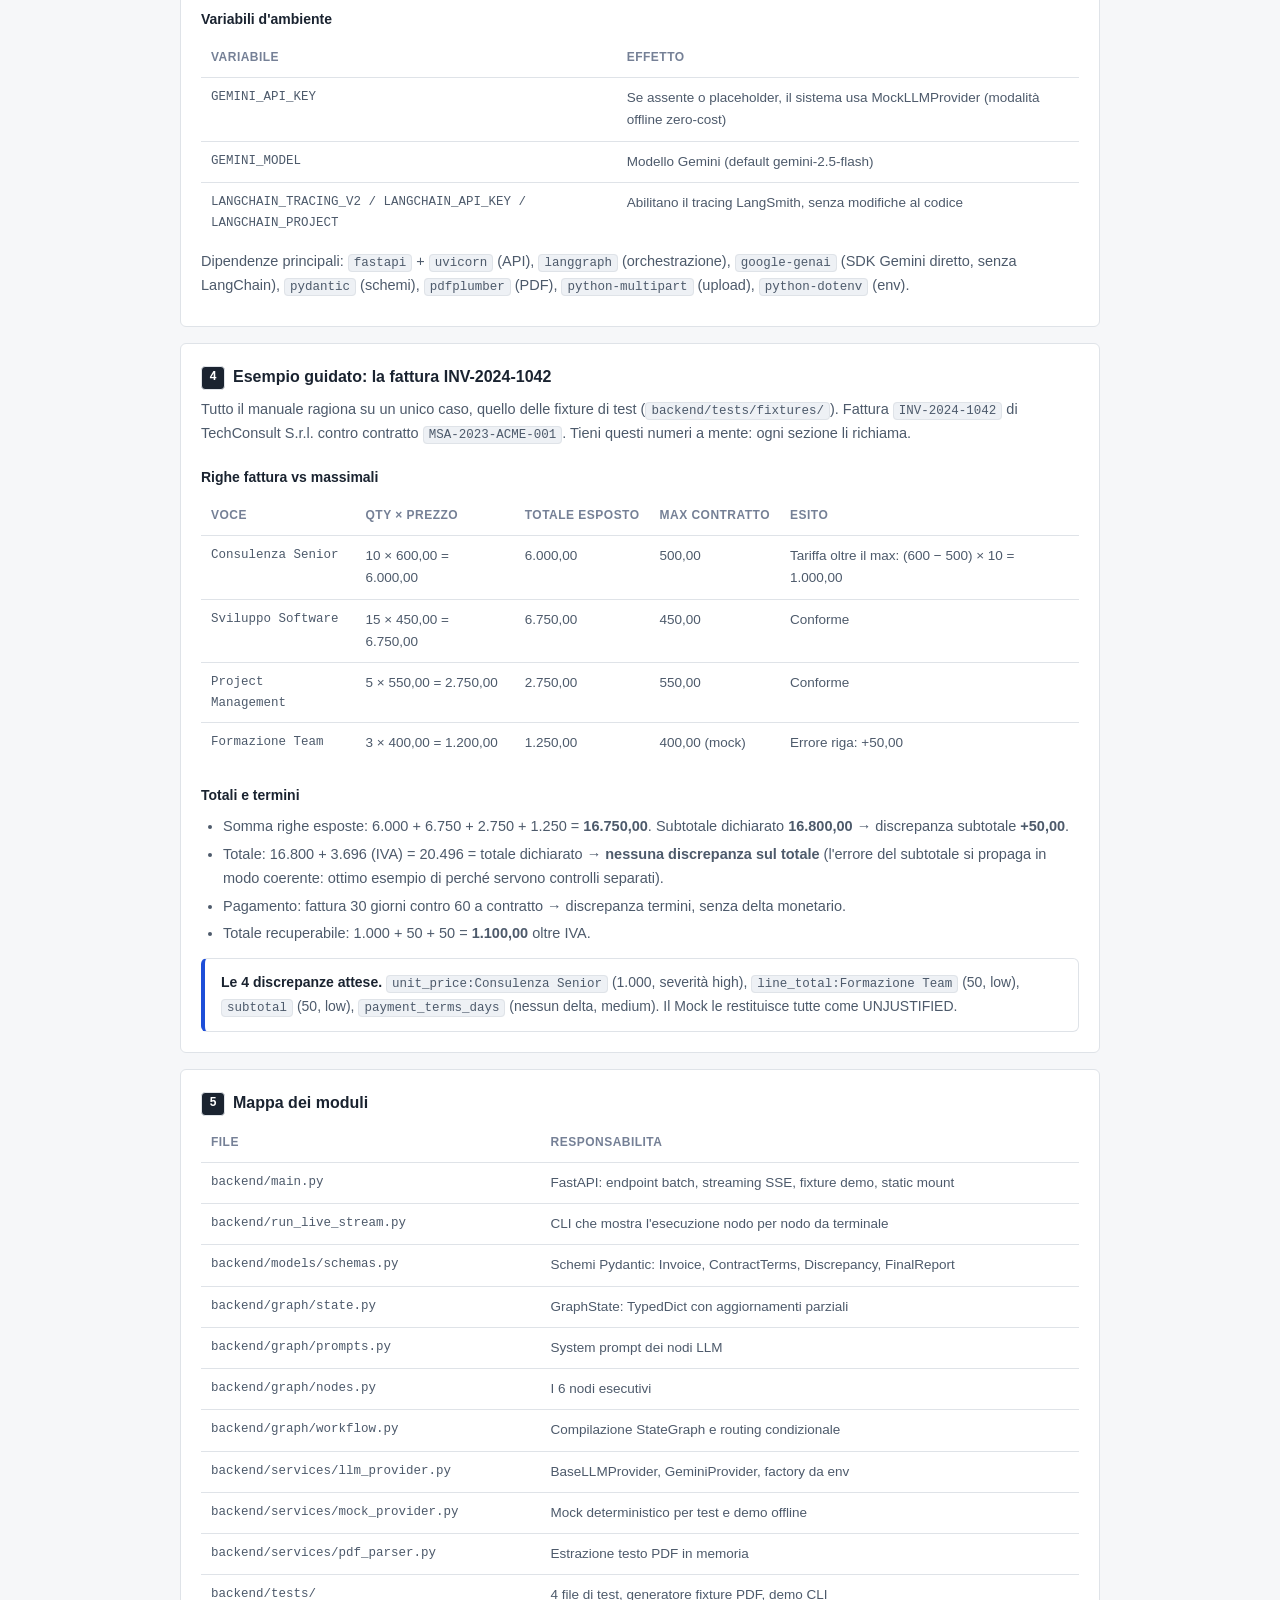
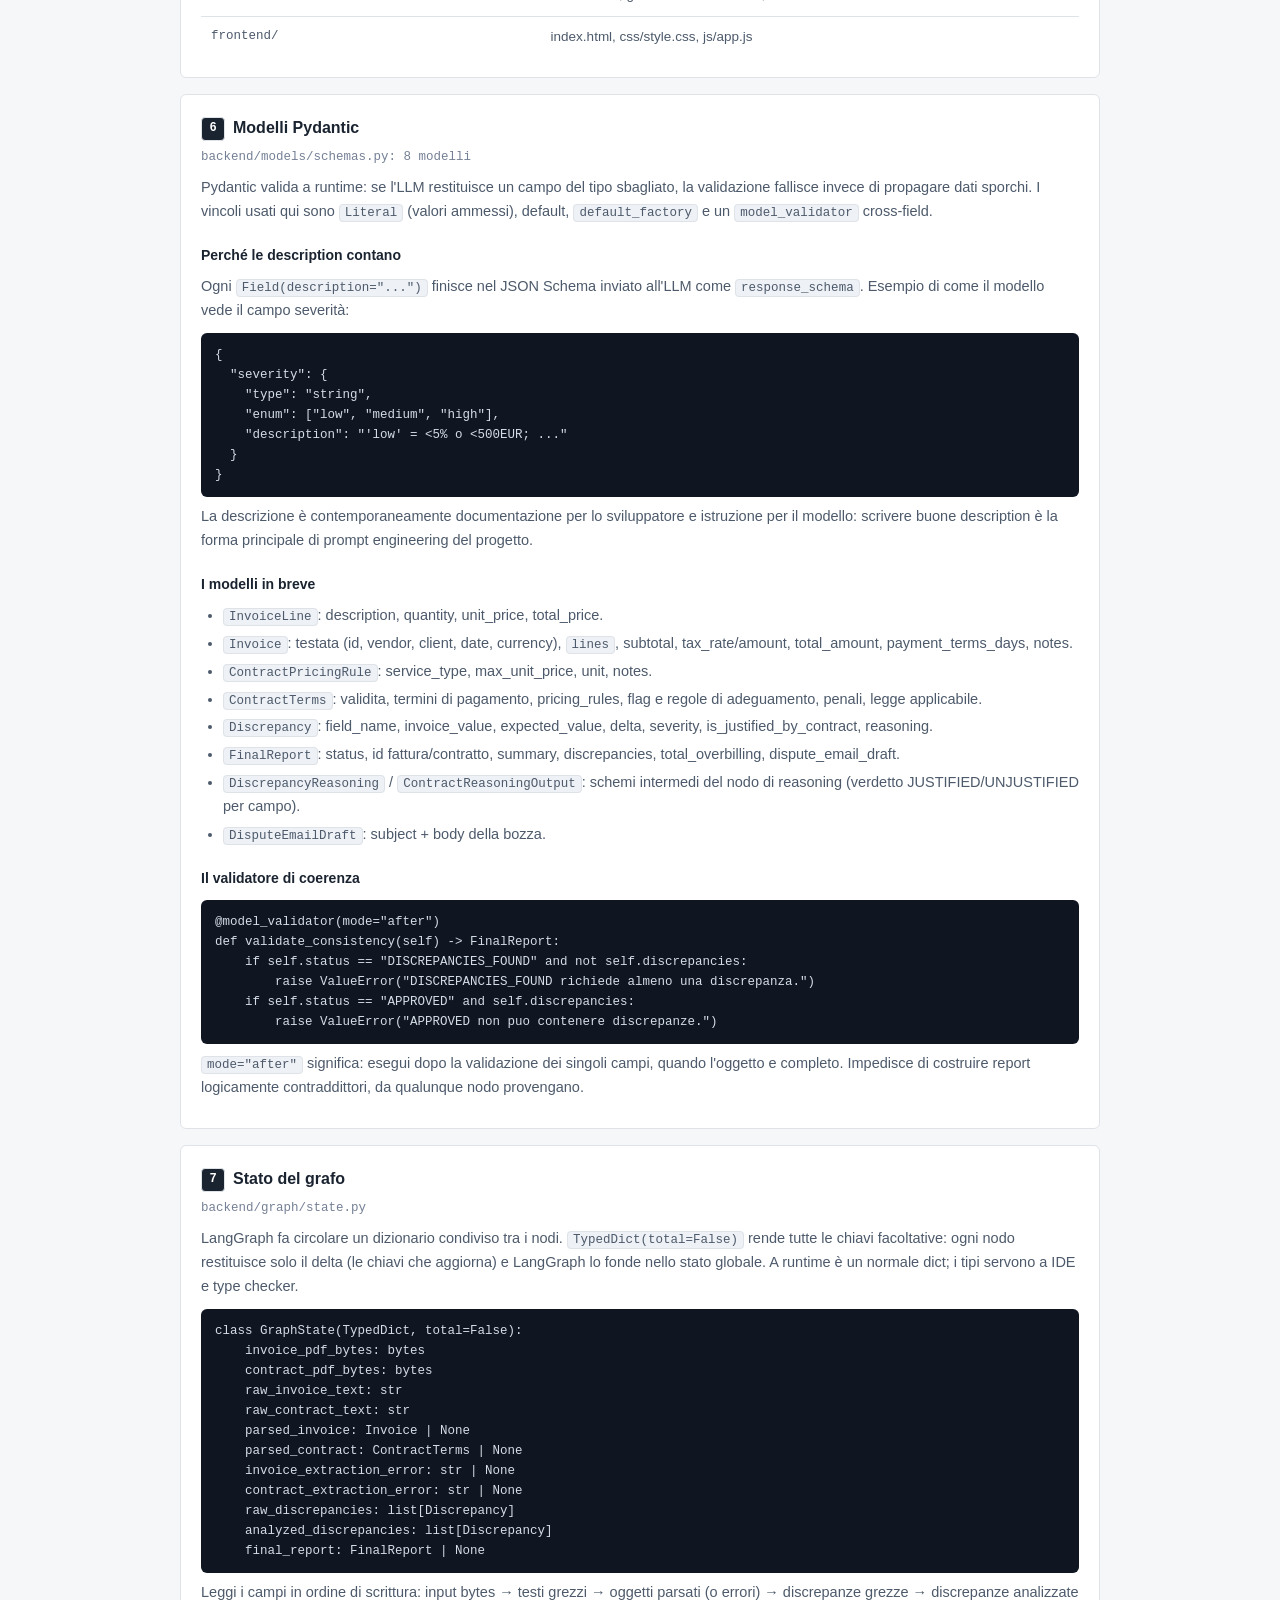
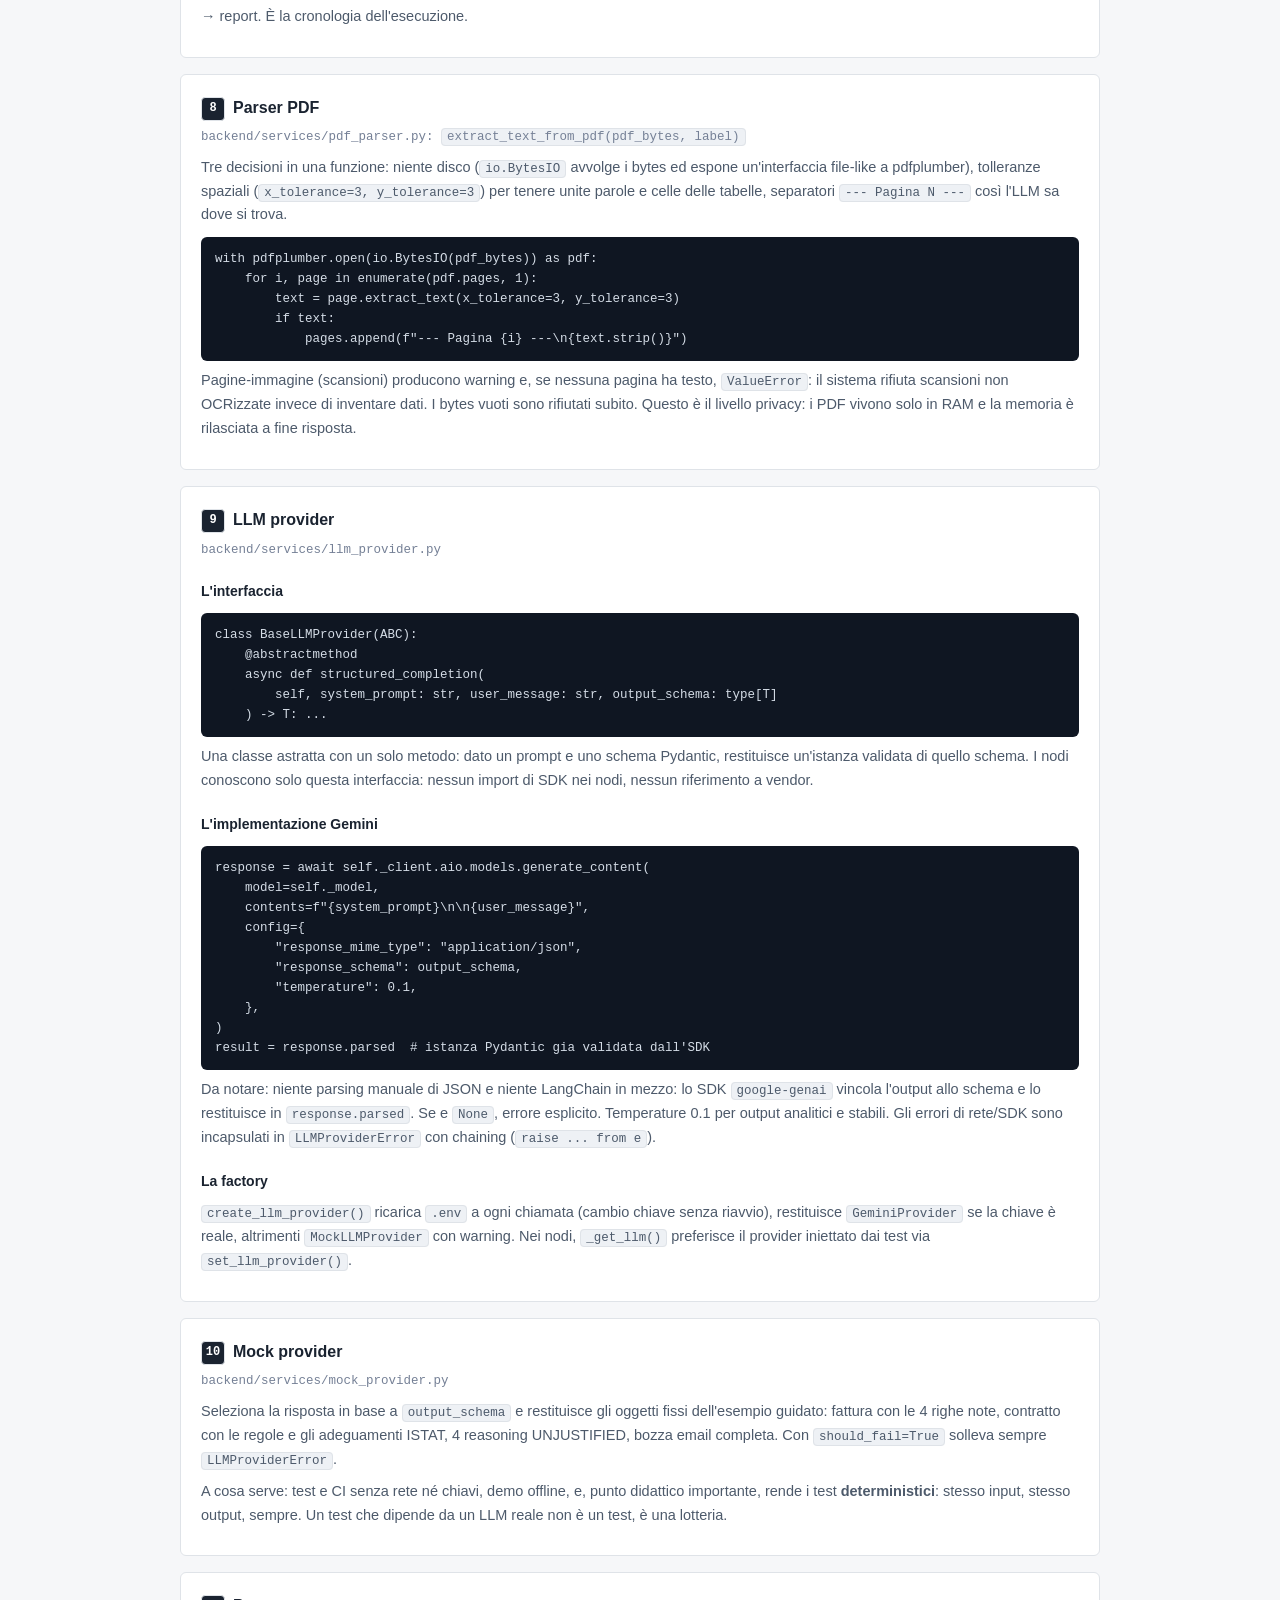
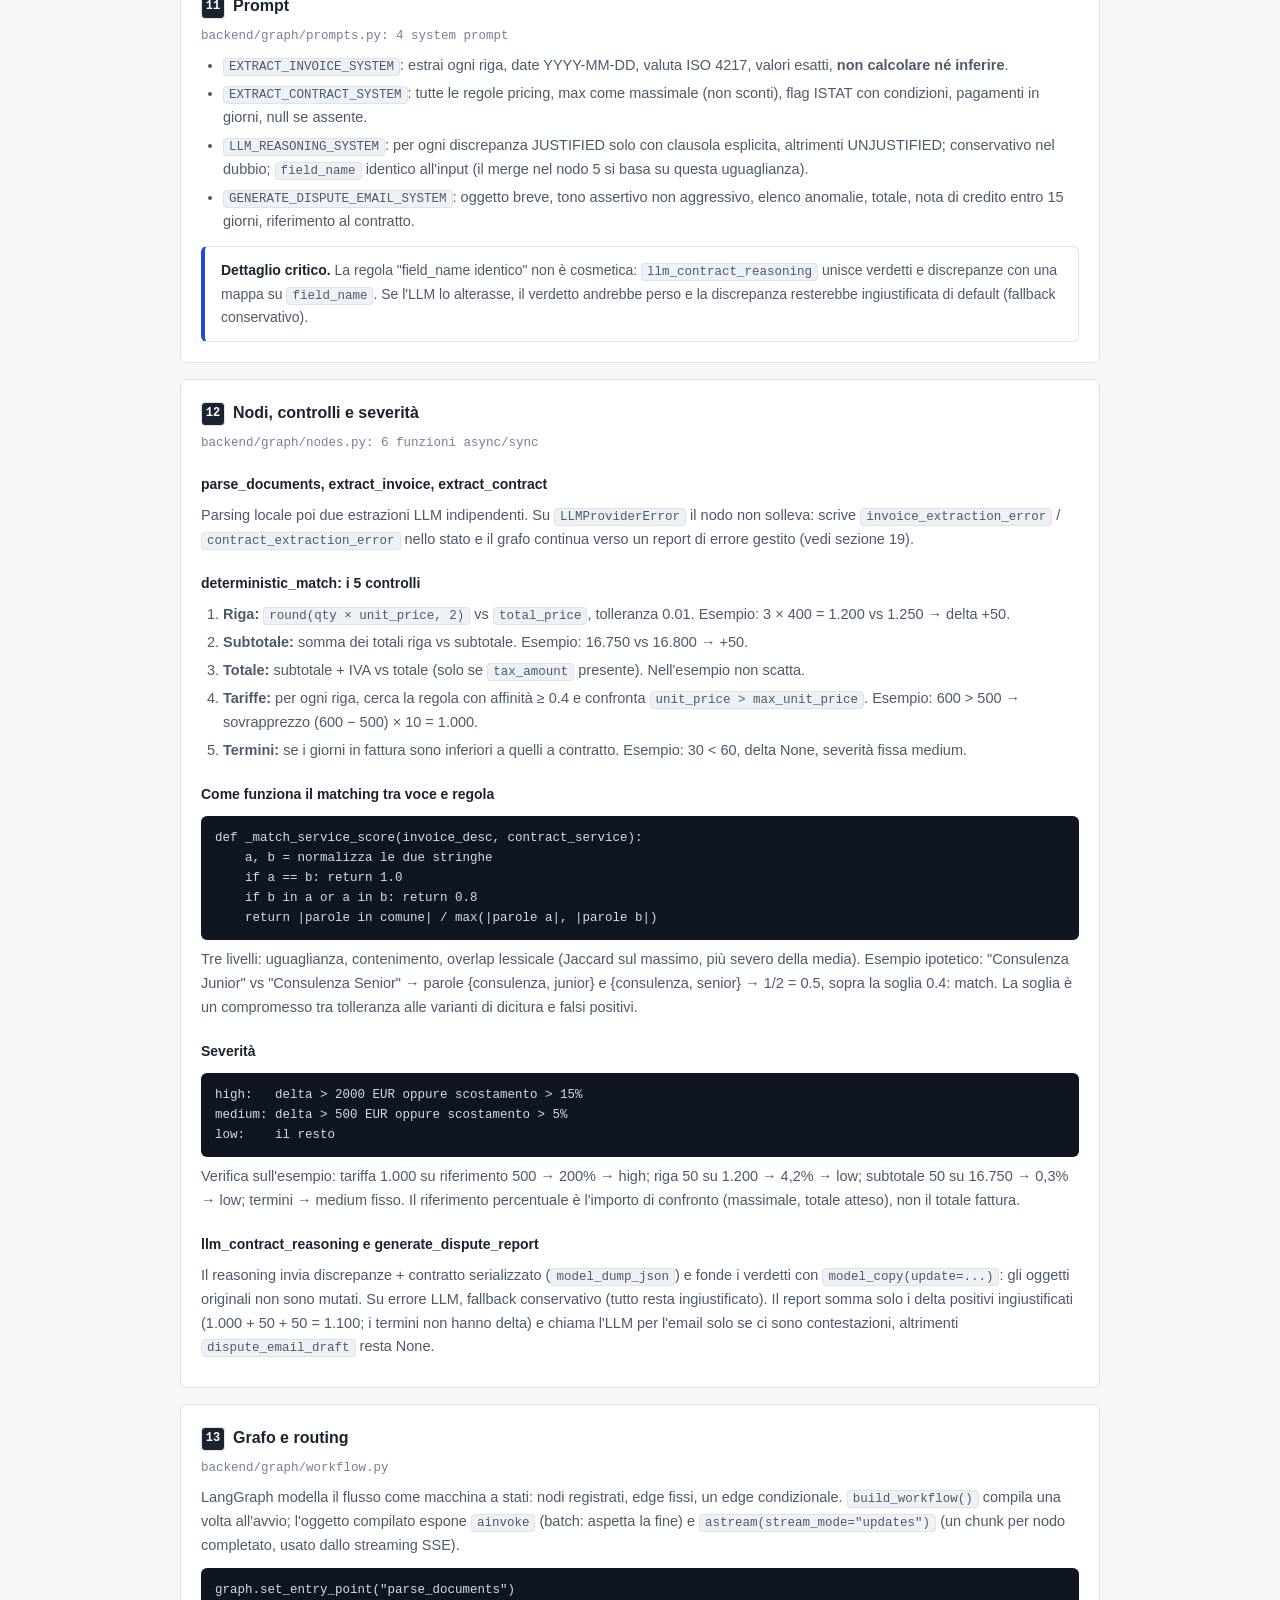
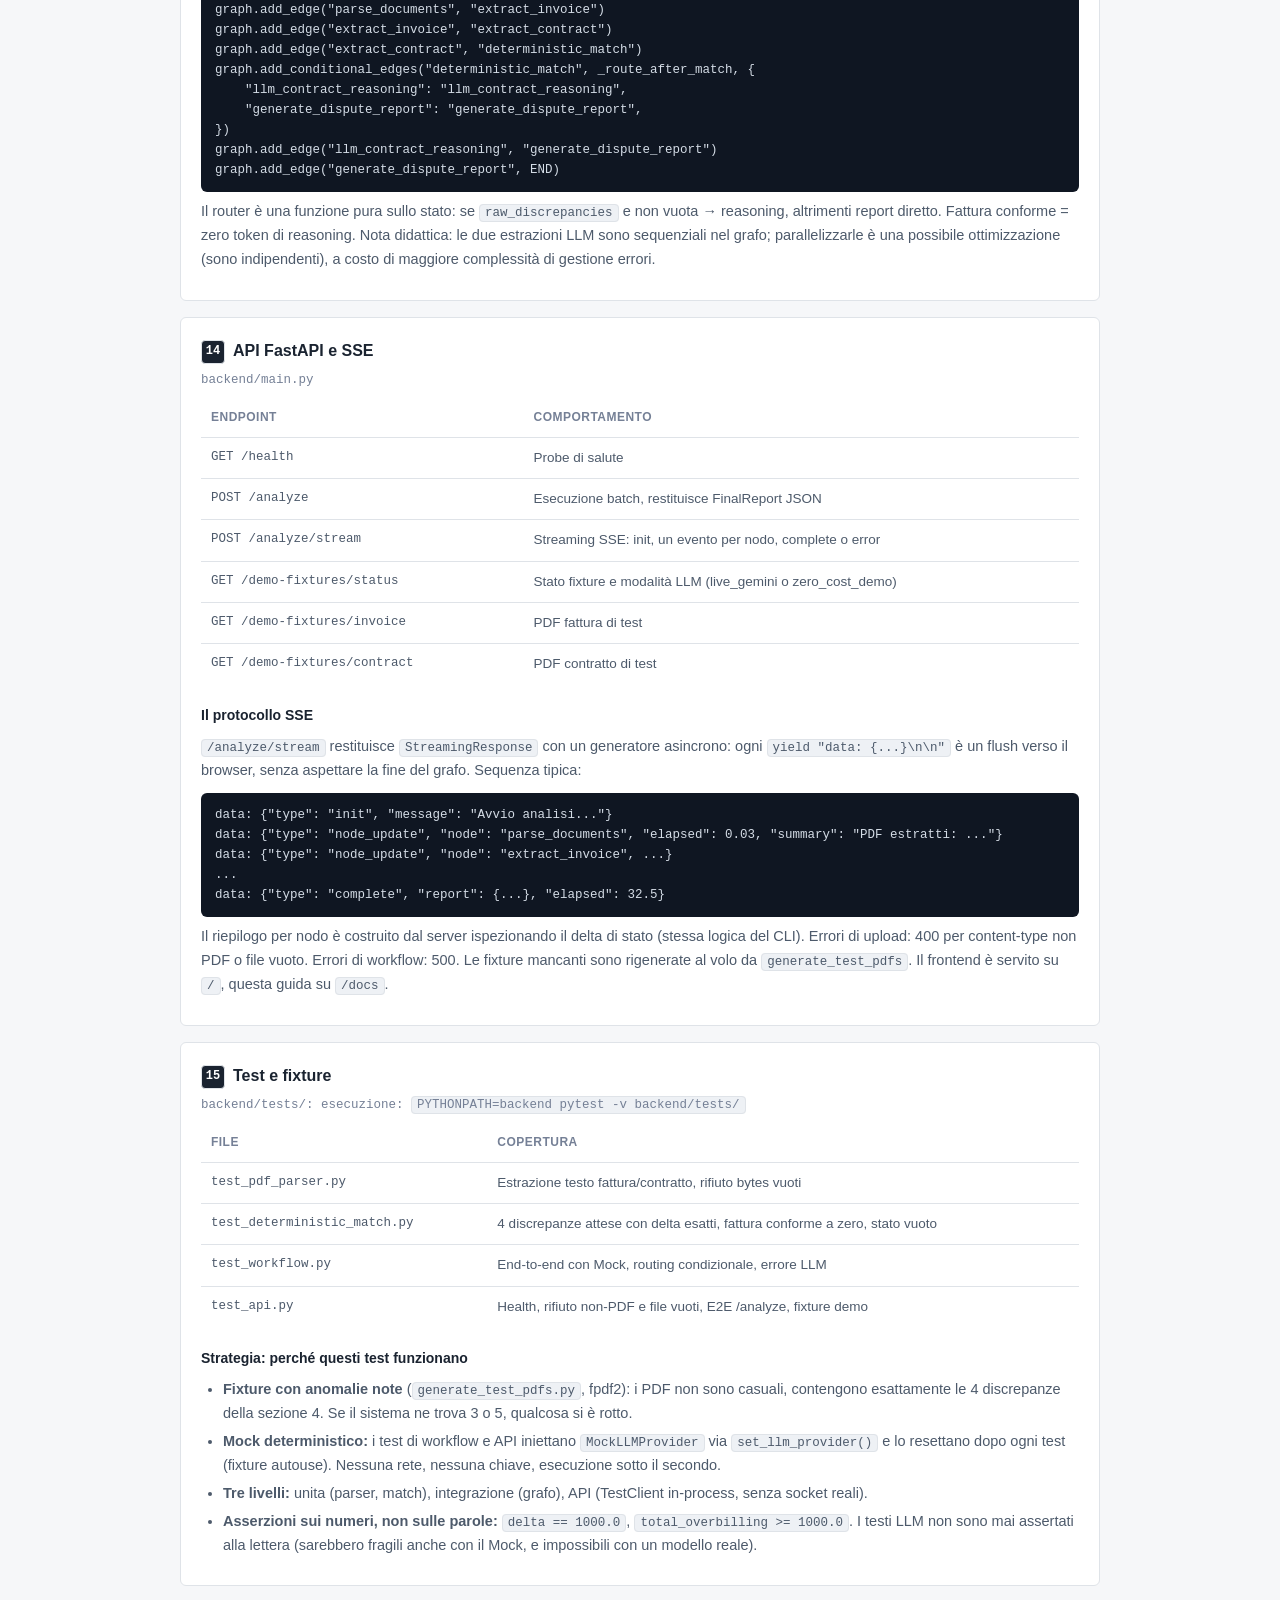
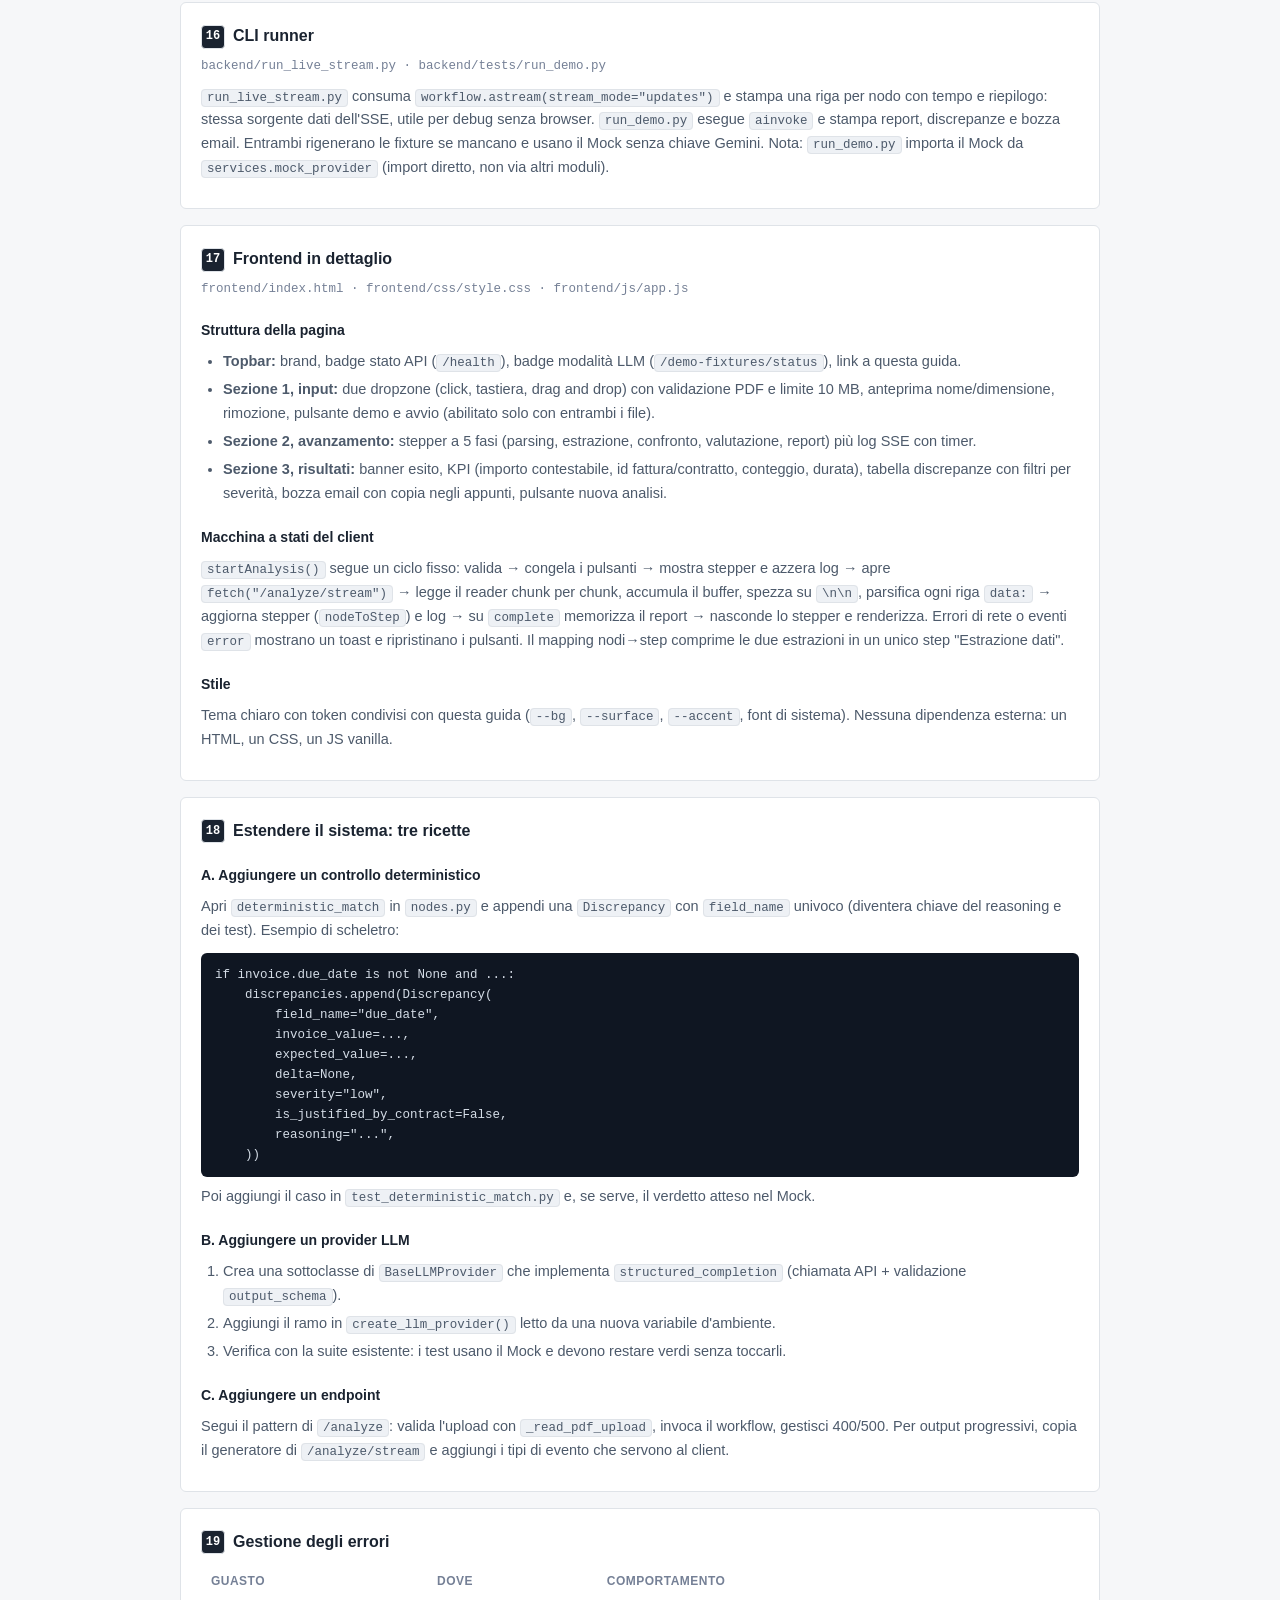
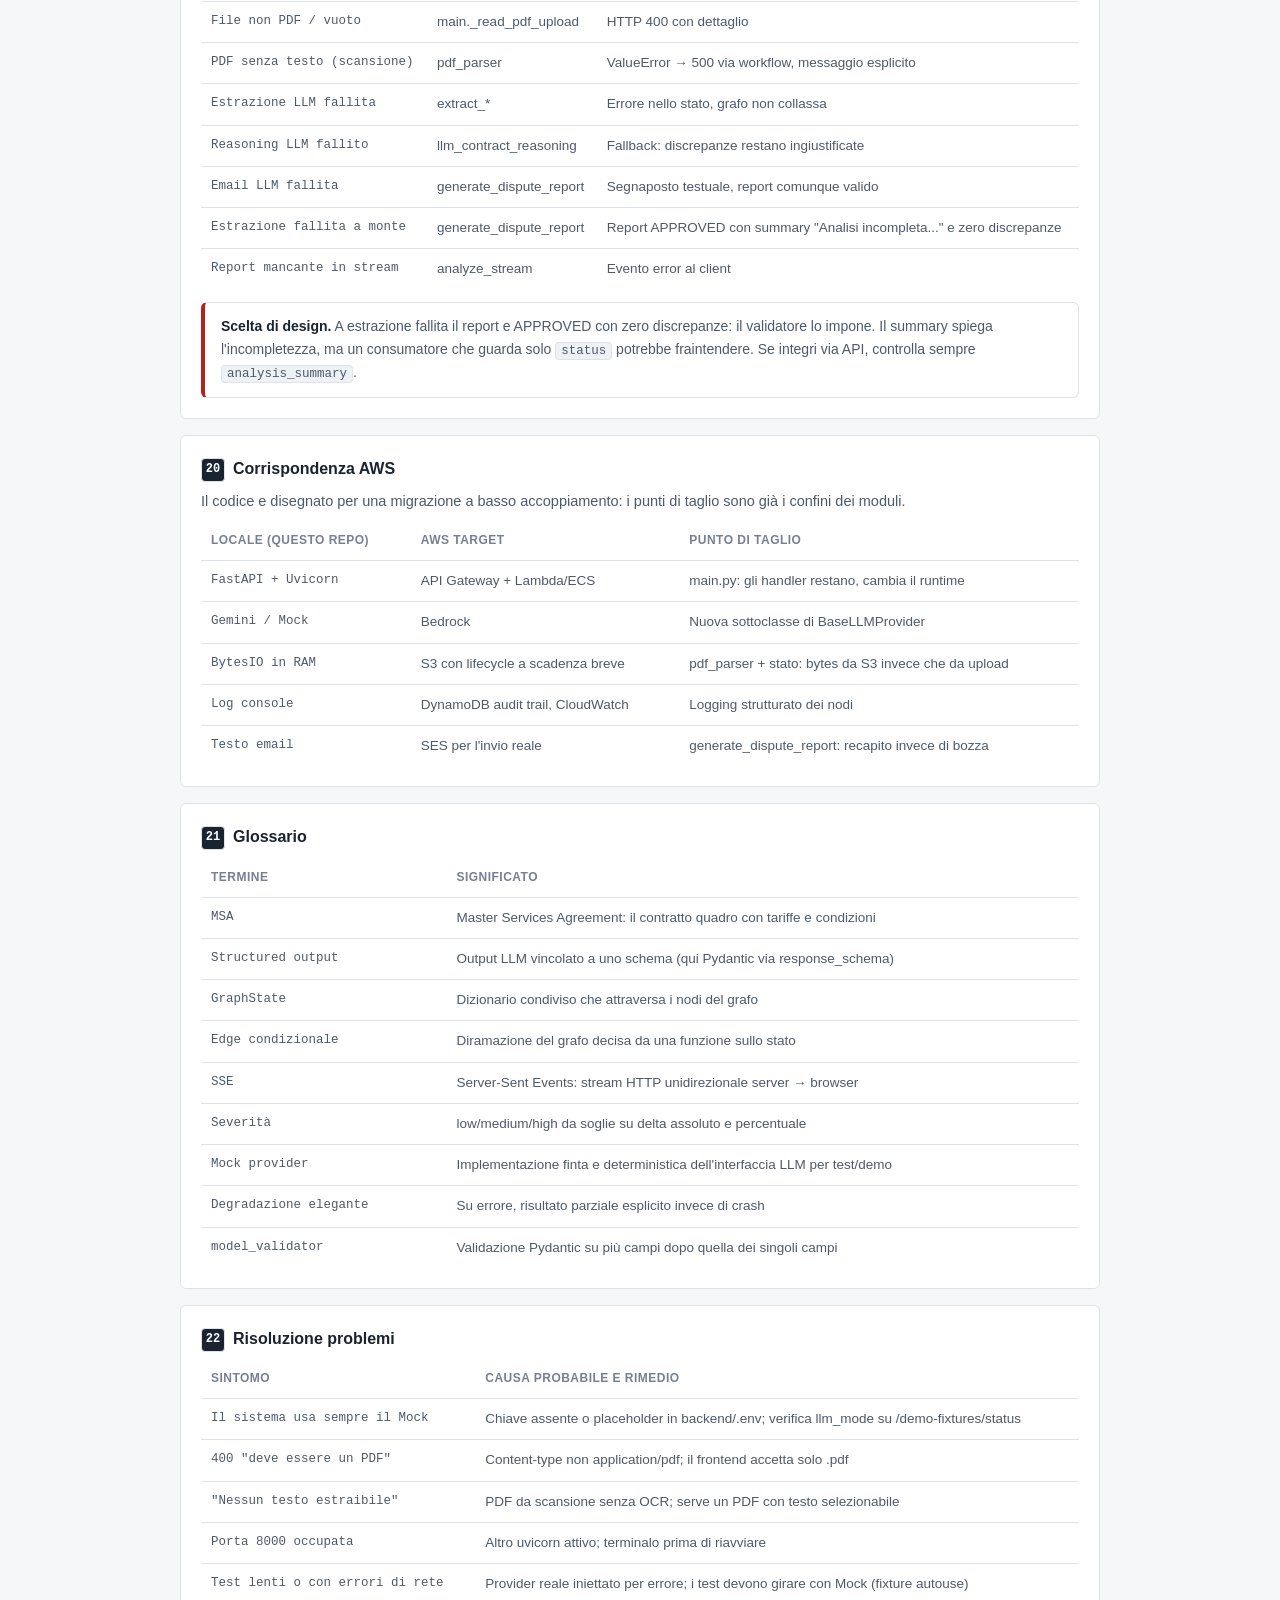
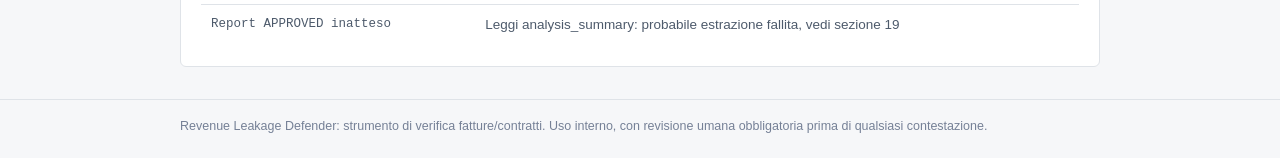
<file: docs/guida-codice.html>
<!DOCTYPE html>
<html lang="it">

<head>
    <meta charset="UTF-8">
    <meta name="viewport" content="width=device-width, initial-scale=1.0">
    <title>Manuale di studio: Revenue Leakage Defender</title>
    <meta name="description"
        content="Manuale tecnico: architettura, moduli, flusso dati, test, frontend ed estensioni.">
    <style>
        :root {
            --bg: #f6f7f9;
            --surface: #ffffff;
            --border: #dfe3e8;
            --border-strong: #c3cad2;
            --text: #1a2330;
            --text-2: #4d5a6b;
            --text-3: #758096;
            --accent: #1d4ed8;
            --accent-ink: #ffffff;
            --danger: #b42318;
            --danger-bg: #fef3f2;
            --ok: #067647;
            --ok-bg: #ecfdf3;
            --code-bg: #0f1622;
            --code-fg: #d4dce6;
            --mono: ui-monospace, "SF Mono", SFMono-Regular, Menlo, Consolas, monospace;
            --sans: -apple-system, BlinkMacSystemFont, "Segoe UI", Roboto, Helvetica, Arial, sans-serif;
            --radius: 6px;
            --max: 960px;
        }

        * {
            box-sizing: border-box;
        }

        body {
            margin: 0;
            font-family: var(--sans);
            font-size: 15px;
            line-height: 1.65;
            color: var(--text);
            background: var(--bg);
        }

        .container {
            max-width: var(--max);
            margin: 0 auto;
            padding: 0 20px;
        }

        .topbar {
            background: var(--surface);
            border-bottom: 1px solid var(--border);
        }

        .topbar-inner {
            display: flex;
            justify-content: space-between;
            align-items: center;
            gap: 16px;
            padding-top: 12px;
            padding-bottom: 12px;
            flex-wrap: wrap;
        }

        .brand-name {
            font-weight: 650;
            font-size: 15px;
            display: block;
        }

        .brand-sub {
            font-size: 12.5px;
            color: var(--text-3);
        }

        .topbar-status {
            display: flex;
            align-items: center;
            gap: 12px;
            font-size: 13px;
            color: var(--text-2);
            flex-wrap: wrap;
        }

        .doc-link {
            color: var(--text-2);
        }

        .doc-link:hover {
            color: var(--text);
        }

        .page-head {
            padding: 28px 0 4px;
        }

        .page-head h1 {
            font-size: 24px;
            line-height: 1.25;
            letter-spacing: -0.01em;
            margin: 0 0 8px;
            font-weight: 650;
        }

        .lede {
            margin: 0 0 6px;
            color: var(--text-2);
            max-width: 62ch;
        }

        .meta {
            margin: 0;
            font-size: 13px;
            color: var(--text-3);
        }

        .toc {
            background: var(--surface);
            border: 1px solid var(--border);
            border-radius: var(--radius);
            padding: 16px 20px;
            margin-top: 16px;
            columns: 2;
            column-gap: 32px;
        }

        @media (max-width: 680px) {
            .toc {
                columns: 1;
            }
        }

        .toc ol {
            margin: 0;
            padding-left: 20px;
            font-size: 14px;
        }

        .toc li {
            margin: 3px 0;
            break-inside: avoid;
        }

        .toc a {
            color: var(--text-2);
            text-decoration: none;
        }

        .toc a:hover {
            color: var(--accent);
            text-decoration: underline;
        }

        .card {
            background: var(--surface);
            border: 1px solid var(--border);
            border-radius: var(--radius);
            padding: 20px;
            margin-top: 16px;
        }

        .card h2 {
            font-size: 16px;
            font-weight: 650;
            margin: 0 0 6px;
        }

        .card h3 {
            font-size: 14px;
            font-weight: 650;
            margin: 20px 0 6px;
        }

        .card h4 {
            font-size: 13.5px;
            font-weight: 650;
            margin: 16px 0 4px;
            color: var(--text);
        }

        .card p {
            margin: 8px 0;
            color: var(--text-2);
            font-size: 14.5px;
        }

        .card p.file {
            font-family: var(--mono);
            font-size: 12.5px;
            color: var(--text-3);
            margin: 0 0 8px;
        }

        .card ul,
        .card ol {
            color: var(--text-2);
            font-size: 14.5px;
            margin: 8px 0;
            padding-left: 22px;
        }

        .card li {
            margin: 4px 0;
        }

        .card code,
        .toc code {
            font-family: var(--mono);
            font-size: 12.5px;
            background: #eef1f5;
            border: 1px solid var(--border);
            border-radius: 4px;
            padding: 1px 5px;
            white-space: nowrap;
        }

        .step-n {
            font-family: var(--mono);
            font-size: 12px;
            border: 1px solid var(--border);
            border-radius: 4px;
            min-width: 24px;
            height: 24px;
            display: inline-flex;
            align-items: center;
            justify-content: center;
            background: var(--text);
            color: #fff;
            margin-right: 8px;
            vertical-align: 2px;
        }

        pre {
            background: var(--code-bg);
            color: var(--code-fg);
            font-family: var(--mono);
            font-size: 12.5px;
            line-height: 1.6;
            padding: 12px 14px;
            border-radius: var(--radius);
            overflow-x: auto;
            margin: 10px 0 0;
        }

        pre code {
            background: none !important;
            border: none !important;
            padding: 0 !important;
            white-space: pre !important;
            color: inherit;
        }

        .callout {
            border: 1px solid var(--border);
            border-left: 4px solid var(--accent);
            border-radius: var(--radius);
            background: var(--surface);
            padding: 12px 16px;
            margin: 12px 0 0;
            font-size: 14px;
            color: var(--text-2);
        }

        .callout strong {
            color: var(--text);
        }

        .callout.warn {
            border-left-color: var(--danger);
        }

        .table-wrap {
            overflow-x: auto;
            margin-top: 8px;
        }

        .table {
            width: 100%;
            border-collapse: collapse;
            font-size: 13.5px;
        }

        .table th,
        .table td {
            text-align: left;
            padding: 9px 10px;
            border-bottom: 1px solid var(--border);
            vertical-align: top;
            color: var(--text-2);
        }

        .table thead th {
            font-size: 12px;
            font-weight: 600;
            color: var(--text-3);
            text-transform: uppercase;
            letter-spacing: 0.04em;
            white-space: nowrap;
        }

        .table tbody tr:last-child td {
            border-bottom: none;
        }

        .table td:first-child {
            font-family: var(--mono);
            font-size: 12.5px;
        }

        .stages {
            list-style: none;
            margin: 8px 0 0;
            padding: 0;
        }

        .stages li {
            display: flex;
            gap: 10px;
            align-items: baseline;
            padding: 7px 0;
            border-bottom: 1px solid var(--border);
            font-size: 14.5px;
            color: var(--text-2);
        }

        .stages li:last-child {
            border-bottom: none;
        }

        .stages code {
            font-family: var(--mono);
            font-size: 12.5px;
            color: var(--text);
            min-width: 220px;
        }

        footer {
            margin-top: 32px;
            border-top: 1px solid var(--border);
            padding: 16px 0 28px;
            font-size: 12.5px;
            color: var(--text-3);
        }

        footer p {
            margin: 0;
        }
    </style>
</head>

<body>

    <header class="topbar">
        <div class="container topbar-inner">
            <div class="brand">
                <span class="brand-name">Revenue Leakage Defender</span>
                <span class="brand-sub">Manuale di studio</span>
            </div>
            <div class="topbar-status">
                <a class="doc-link" href="/docs/code-guide.html">English version</a>
                <a class="doc-link" href="/">Torna all'applicazione</a>
            </div>
        </div>
    </header>

    <main class="container">

        <section class="page-head">
            <h1>Manuale di studio</h1>
            <p class="lede">Dal problema al codice: come il sistema confronta fatture e contratti, perché ogni modulo
                esiste, come i dati fluiscono nodo per nodo e come estendere il progetto. Gli estratti corrispondono al
                codice corrente nel repository.</p>
            <p class="meta">Backend: <code>backend/</code> · Frontend: <code>frontend/</code> · 6 nodi LangGraph · 14
                test</p>
        </section>

        <nav class="toc" aria-label="Indice">
            <ol>
                <li><a href="#metodo">Come studiare questo manuale</a></li>
                <li><a href="#problema">Il problema e l'idea centrale</a></li>
                <li><a href="#setup">Setup e configurazione</a></li>
                <li><a href="#esempio">Esempio guidato: la fattura INV-2024-1042</a></li>
                <li><a href="#moduli">Mappa dei moduli</a></li>
                <li><a href="#schemas">Modelli Pydantic (<code>schemas.py</code>)</a></li>
                <li><a href="#state">Stato del grafo (<code>state.py</code>)</a></li>
                <li><a href="#pdf">Parser PDF (<code>pdf_parser.py</code>)</a></li>
                <li><a href="#provider">LLM provider (<code>llm_provider.py</code>)</a></li>
                <li><a href="#mock">Mock provider (<code>mock_provider.py</code>)</a></li>
                <li><a href="#prompts">Prompt (<code>prompts.py</code>)</a></li>
                <li><a href="#nodes">Nodi, controlli e severità (<code>nodes.py</code>)</a></li>
                <li><a href="#workflow">Grafo e routing (<code>workflow.py</code>)</a></li>
                <li><a href="#main">API FastAPI e SSE (<code>main.py</code>)</a></li>
                <li><a href="#test">Test e fixture</a></li>
                <li><a href="#cli">CLI runner</a></li>
                <li><a href="#frontend">Frontend in dettaglio</a></li>
                <li><a href="#estendere">Estendere il sistema: tre ricette</a></li>
                <li><a href="#errori">Gestione degli errori</a></li>
                <li><a href="#aws">Corrispondenza AWS</a></li>
                <li><a href="#glossario">Glossario</a></li>
                <li><a href="#faq">Risoluzione problemi</a></li>
            </ol>
        </nav>

        <section class="card" id="metodo">
            <h2><span class="step-n">1</span>Come studiare questo manuale</h2>
            <p>Ordine consigliato, dal dato al flusso al contorno:</p>
            <ol>
                <li>Sezioni 2–4: cosa fa il sistema e su quale esempio ragionare.</li>
                <li>Sezioni 6–8: i dati (schemi, stato) e come entrano (PDF, provider).</li>
                <li>Sezioni 9–11: prompt e prompt engineering, poi i nodi e il grafo.</li>
                <li>Sezioni 12–14: API, streaming, test, CLI.</li>
                <li>Sezioni 15–17: frontend, estensioni, errori.</li>
            </ol>
            <div class="callout"><strong>Prerequisiti.</strong> Python 3.11+, basi di FastAPI e Pydantic, idea di cosa
                sia un LLM con output strutturato. LangGraph viene spiegato nella sezione 13.</div>
        </section>

        <section class="card" id="problema">
            <h2><span class="step-n">2</span>Il problema e l'idea centrale</h2>
            <p>Un'azienda riceve fatture che dovrebbero rispettare un contratto quadro (MSA): tariffe massime per
                servizio, termini di pagamento, regole di adeguamento. La verifica manuale è lenta e campionaria, gli
                scostamenti (tariffa sopra il massimale, totali riga errati, subtotali incoerenti, termini più
                restrittivi) diventano sovrafatturazione pagata per errore.</p>
            <p>L'idea centrale del progetto è la <strong>separazione dei compiti</strong>:</p>
            <ul>
                <li><strong>L'LLM fa ciò che sa fare:</strong> leggere testo non strutturato (PDF) e restituirlo in
                    forma strutturata (JSON conforme a uno schema).</li>
                <li><strong>Python fa ciò che sa fare:</strong> moltiplicazioni, somme e confronti al centesimo, senza
                    allucinazioni.</li>
                <li><strong>L'LLM torna in gioco</strong> solo per la parte interpretativa: una discrepanza numerica è
                    coperta da qualche clausola (es. adeguamento ISTAT comunicato) oppure è una violazione?</li>
            </ul>
            <div class="callout"><strong>Regola d'oro.</strong> Mai chiedere all'LLM di calcolare. Estrae, Python
                verifica, l'LLM interpreta. Ogni anomalia architetturale del progetto discende da questa regola.</div>
        </section>

        <section class="card" id="setup">
            <h2><span class="step-n">3</span>Setup e configurazione</h2>
            <p class="file">backend/requirements.txt · backend/.env.example</p>
            <pre><code>python3 -m venv .venv
source .venv/bin/activate
pip install -r backend/requirements.txt
cp backend/.env.example backend/.env

cd backend
python -m uvicorn main:app --reload --port 8000</code></pre>
            <h3>Variabili d'ambiente</h3>
            <div class="table-wrap">
                <table class="table">
                    <thead>
                        <tr>
                            <th>Variabile</th>
                            <th>Effetto</th>
                        </tr>
                    </thead>
                    <tbody>
                        <tr>
                            <td>GEMINI_API_KEY</td>
                            <td>Se assente o placeholder, il sistema usa MockLLMProvider (modalità offline zero-cost)
                            </td>
                        </tr>
                        <tr>
                            <td>GEMINI_MODEL</td>
                            <td>Modello Gemini (default gemini-2.5-flash)</td>
                        </tr>
                        <tr>
                            <td>LANGCHAIN_TRACING_V2 / LANGCHAIN_API_KEY / LANGCHAIN_PROJECT</td>
                            <td>Abilitano il tracing LangSmith, senza modifiche al codice</td>
                        </tr>
                    </tbody>
                </table>
            </div>
            <p>Dipendenze principali: <code>fastapi</code> + <code>uvicorn</code> (API), <code>langgraph</code>
                (orchestrazione), <code>google-genai</code> (SDK Gemini diretto, senza LangChain), <code>pydantic</code>
                (schemi), <code>pdfplumber</code> (PDF), <code>python-multipart</code> (upload),
                <code>python-dotenv</code> (env).
            </p>
        </section>

        <section class="card" id="esempio">
            <h2><span class="step-n">4</span>Esempio guidato: la fattura INV-2024-1042</h2>
            <p>Tutto il manuale ragiona su un unico caso, quello delle fixture di test
                (<code>backend/tests/fixtures/</code>). Fattura <code>INV-2024-1042</code> di TechConsult S.r.l. contro
                contratto <code>MSA-2023-ACME-001</code>. Tieni questi numeri a mente: ogni sezione li richiama.</p>
            <h3>Righe fattura vs massimali</h3>
            <div class="table-wrap">
                <table class="table">
                    <thead>
                        <tr>
                            <th>Voce</th>
                            <th>Qty × prezzo</th>
                            <th>Totale esposto</th>
                            <th>Max contratto</th>
                            <th>Esito</th>
                        </tr>
                    </thead>
                    <tbody>
                        <tr>
                            <td>Consulenza Senior</td>
                            <td>10 × 600,00 = 6.000,00</td>
                            <td>6.000,00</td>
                            <td>500,00</td>
                            <td>Tariffa oltre il max: (600 − 500) × 10 = 1.000,00</td>
                        </tr>
                        <tr>
                            <td>Sviluppo Software</td>
                            <td>15 × 450,00 = 6.750,00</td>
                            <td>6.750,00</td>
                            <td>450,00</td>
                            <td>Conforme</td>
                        </tr>
                        <tr>
                            <td>Project Management</td>
                            <td>5 × 550,00 = 2.750,00</td>
                            <td>2.750,00</td>
                            <td>550,00</td>
                            <td>Conforme</td>
                        </tr>
                        <tr>
                            <td>Formazione Team</td>
                            <td>3 × 400,00 = 1.200,00</td>
                            <td>1.250,00</td>
                            <td>400,00 (mock)</td>
                            <td>Errore riga: +50,00</td>
                        </tr>
                    </tbody>
                </table>
            </div>
            <h3>Totali e termini</h3>
            <ul>
                <li>Somma righe esposte: 6.000 + 6.750 + 2.750 + 1.250 = <strong>16.750,00</strong>. Subtotale
                    dichiarato <strong>16.800,00</strong> → discrepanza subtotale <strong>+50,00</strong>.</li>
                <li>Totale: 16.800 + 3.696 (IVA) = 20.496 = totale dichiarato → <strong>nessuna discrepanza sul
                        totale</strong> (l'errore del subtotale si propaga in modo coerente: ottimo esempio di perché
                    servono controlli separati).</li>
                <li>Pagamento: fattura 30 giorni contro 60 a contratto → discrepanza termini, senza delta monetario.
                </li>
                <li>Totale recuperabile: 1.000 + 50 + 50 = <strong>1.100,00</strong> oltre IVA.</li>
            </ul>
            <div class="callout"><strong>Le 4 discrepanze attese.</strong> <code>unit_price:Consulenza Senior</code>
                (1.000, severità high), <code>line_total:Formazione Team</code> (50, low), <code>subtotal</code> (50,
                low), <code>payment_terms_days</code> (nessun delta, medium). Il Mock le restituisce tutte come
                UNJUSTIFIED.</div>
        </section>

        <section class="card" id="moduli">
            <h2><span class="step-n">5</span>Mappa dei moduli</h2>
            <div class="table-wrap">
                <table class="table">
                    <thead>
                        <tr>
                            <th>File</th>
                            <th>Responsabilita</th>
                        </tr>
                    </thead>
                    <tbody>
                        <tr>
                            <td>backend/main.py</td>
                            <td>FastAPI: endpoint batch, streaming SSE, fixture demo, static mount</td>
                        </tr>
                        <tr>
                            <td>backend/run_live_stream.py</td>
                            <td>CLI che mostra l'esecuzione nodo per nodo da terminale</td>
                        </tr>
                        <tr>
                            <td>backend/models/schemas.py</td>
                            <td>Schemi Pydantic: Invoice, ContractTerms, Discrepancy, FinalReport</td>
                        </tr>
                        <tr>
                            <td>backend/graph/state.py</td>
                            <td>GraphState: TypedDict con aggiornamenti parziali</td>
                        </tr>
                        <tr>
                            <td>backend/graph/prompts.py</td>
                            <td>System prompt dei nodi LLM</td>
                        </tr>
                        <tr>
                            <td>backend/graph/nodes.py</td>
                            <td>I 6 nodi esecutivi</td>
                        </tr>
                        <tr>
                            <td>backend/graph/workflow.py</td>
                            <td>Compilazione StateGraph e routing condizionale</td>
                        </tr>
                        <tr>
                            <td>backend/services/llm_provider.py</td>
                            <td>BaseLLMProvider, GeminiProvider, factory da env</td>
                        </tr>
                        <tr>
                            <td>backend/services/mock_provider.py</td>
                            <td>Mock deterministico per test e demo offline</td>
                        </tr>
                        <tr>
                            <td>backend/services/pdf_parser.py</td>
                            <td>Estrazione testo PDF in memoria</td>
                        </tr>
                        <tr>
                            <td>backend/tests/</td>
                            <td>4 file di test, generatore fixture PDF, demo CLI</td>
                        </tr>
                        <tr>
                            <td>frontend/</td>
                            <td>index.html, css/style.css, js/app.js</td>
                        </tr>
                    </tbody>
                </table>
            </div>
        </section>

        <section class="card" id="schemas">
            <h2><span class="step-n">6</span>Modelli Pydantic</h2>
            <p class="file">backend/models/schemas.py: 8 modelli</p>
            <p>Pydantic valida a runtime: se l'LLM restituisce un campo del tipo sbagliato, la validazione fallisce
                invece di propagare dati sporchi. I vincoli usati qui sono <code>Literal</code> (valori ammessi),
                default, <code>default_factory</code> e un <code>model_validator</code> cross-field.</p>
            <h3>Perché le description contano</h3>
            <p>Ogni <code>Field(description="...")</code> finisce nel JSON Schema inviato all'LLM come
                <code>response_schema</code>. Esempio di come il modello vede il campo severità:
            </p>
            <pre><code>{
  "severity": {
    "type": "string",
    "enum": ["low", "medium", "high"],
    "description": "'low' = <5% o <500EUR; ..."
  }
}</code></pre>
            <p>La descrizione è contemporaneamente documentazione per lo sviluppatore e istruzione per il modello:
                scrivere buone description è la forma principale di prompt engineering del progetto.</p>
            <h3>I modelli in breve</h3>
            <ul>
                <li><code>InvoiceLine</code>: description, quantity, unit_price, total_price.</li>
                <li><code>Invoice</code>: testata (id, vendor, client, date, currency), <code>lines</code>, subtotal,
                    tax_rate/amount, total_amount, payment_terms_days, notes.</li>
                <li><code>ContractPricingRule</code>: service_type, max_unit_price, unit, notes.</li>
                <li><code>ContractTerms</code>: validita, termini di pagamento, pricing_rules, flag e regole di
                    adeguamento, penali, legge applicabile.</li>
                <li><code>Discrepancy</code>: field_name, invoice_value, expected_value, delta, severity,
                    is_justified_by_contract, reasoning.</li>
                <li><code>FinalReport</code>: status, id fattura/contratto, summary, discrepancies, total_overbilling,
                    dispute_email_draft.</li>
                <li><code>DiscrepancyReasoning</code> / <code>ContractReasoningOutput</code>: schemi intermedi del nodo
                    di reasoning (verdetto JUSTIFIED/UNJUSTIFIED per campo).</li>
                <li><code>DisputeEmailDraft</code>: subject + body della bozza.</li>
            </ul>
            <h3>Il validatore di coerenza</h3>
            <pre><code>@model_validator(mode="after")
def validate_consistency(self) -> FinalReport:
    if self.status == "DISCREPANCIES_FOUND" and not self.discrepancies:
        raise ValueError("DISCREPANCIES_FOUND richiede almeno una discrepanza.")
    if self.status == "APPROVED" and self.discrepancies:
        raise ValueError("APPROVED non puo contenere discrepanze.")</code></pre>
            <p><code>mode="after"</code> significa: esegui dopo la validazione dei singoli campi, quando l'oggetto e
                completo. Impedisce di costruire report logicamente contraddittori, da qualunque nodo provengano.</p>
        </section>

        <section class="card" id="state">
            <h2><span class="step-n">7</span>Stato del grafo</h2>
            <p class="file">backend/graph/state.py</p>
            <p>LangGraph fa circolare un dizionario condiviso tra i nodi. <code>TypedDict(total=False)</code> rende
                tutte le chiavi facoltative: ogni nodo restituisce solo il delta (le chiavi che aggiorna) e LangGraph lo
                fonde nello stato globale. A runtime è un normale dict; i tipi servono a IDE e type checker.</p>
            <pre><code>class GraphState(TypedDict, total=False):
    invoice_pdf_bytes: bytes
    contract_pdf_bytes: bytes
    raw_invoice_text: str
    raw_contract_text: str
    parsed_invoice: Invoice | None
    parsed_contract: ContractTerms | None
    invoice_extraction_error: str | None
    contract_extraction_error: str | None
    raw_discrepancies: list[Discrepancy]
    analyzed_discrepancies: list[Discrepancy]
    final_report: FinalReport | None</code></pre>
            <p>Leggi i campi in ordine di scrittura: input bytes → testi grezzi → oggetti parsati (o errori) →
                discrepanze grezze → discrepanze analizzate → report. È la cronologia dell'esecuzione.</p>
        </section>

        <section class="card" id="pdf">
            <h2><span class="step-n">8</span>Parser PDF</h2>
            <p class="file">backend/services/pdf_parser.py: <code>extract_text_from_pdf(pdf_bytes, label)</code></p>
            <p>Tre decisioni in una funzione: niente disco (<code>io.BytesIO</code> avvolge i bytes ed espone
                un'interfaccia file-like a pdfplumber), tolleranze spaziali (<code>x_tolerance=3, y_tolerance=3</code>)
                per tenere unite parole e celle delle tabelle, separatori <code>--- Pagina N ---</code> così l'LLM sa
                dove si trova.</p>
            <pre><code>with pdfplumber.open(io.BytesIO(pdf_bytes)) as pdf:
    for i, page in enumerate(pdf.pages, 1):
        text = page.extract_text(x_tolerance=3, y_tolerance=3)
        if text:
            pages.append(f"--- Pagina {i} ---\n{text.strip()}")</code></pre>
            <p>Pagine-immagine (scansioni) producono warning e, se nessuna pagina ha testo, <code>ValueError</code>: il
                sistema rifiuta scansioni non OCRizzate invece di inventare dati. I bytes vuoti sono rifiutati subito.
                Questo è il livello privacy: i PDF vivono solo in RAM e la memoria è rilasciata a fine risposta.</p>
        </section>

        <section class="card" id="provider">
            <h2><span class="step-n">9</span>LLM provider</h2>
            <p class="file">backend/services/llm_provider.py</p>
            <h3>L'interfaccia</h3>
            <pre><code>class BaseLLMProvider(ABC):
    @abstractmethod
    async def structured_completion(
        self, system_prompt: str, user_message: str, output_schema: type[T]
    ) -> T: ...</code></pre>
            <p>Una classe astratta con un solo metodo: dato un prompt e uno schema Pydantic, restituisce un'istanza
                validata di quello schema. I nodi conoscono solo questa interfaccia: nessun import di SDK nei nodi,
                nessun riferimento a vendor.</p>
            <h3>L'implementazione Gemini</h3>
            <pre><code>response = await self._client.aio.models.generate_content(
    model=self._model,
    contents=f"{system_prompt}\n\n{user_message}",
    config={
        "response_mime_type": "application/json",
        "response_schema": output_schema,
        "temperature": 0.1,
    },
)
result = response.parsed  # istanza Pydantic gia validata dall'SDK</code></pre>
            <p>Da notare: niente parsing manuale di JSON e niente LangChain in mezzo: lo SDK <code>google-genai</code>
                vincola l'output allo schema e lo restituisce in <code>response.parsed</code>. Se e <code>None</code>,
                errore esplicito. Temperature 0.1 per output analitici e stabili. Gli errori di rete/SDK sono
                incapsulati in <code>LLMProviderError</code> con chaining (<code>raise ... from e</code>).</p>
            <h3>La factory</h3>
            <p><code>create_llm_provider()</code> ricarica <code>.env</code> a ogni chiamata (cambio chiave senza
                riavvio), restituisce <code>GeminiProvider</code> se la chiave è reale, altrimenti
                <code>MockLLMProvider</code> con warning. Nei nodi, <code>_get_llm()</code> preferisce il provider
                iniettato dai test via <code>set_llm_provider()</code>.
            </p>
        </section>

        <section class="card" id="mock">
            <h2><span class="step-n">10</span>Mock provider</h2>
            <p class="file">backend/services/mock_provider.py</p>
            <p>Seleziona la risposta in base a <code>output_schema</code> e restituisce gli oggetti fissi dell'esempio
                guidato: fattura con le 4 righe note, contratto con le regole e gli adeguamenti ISTAT, 4 reasoning
                UNJUSTIFIED, bozza email completa. Con <code>should_fail=True</code> solleva sempre
                <code>LLMProviderError</code>.
            </p>
            <p>A cosa serve: test e CI senza rete né chiavi, demo offline, e, punto didattico importante, rende i test
                <strong>deterministici</strong>: stesso input, stesso output, sempre. Un test che dipende da un LLM
                reale non è un test, è una lotteria.
            </p>
        </section>

        <section class="card" id="prompts">
            <h2><span class="step-n">11</span>Prompt</h2>
            <p class="file">backend/graph/prompts.py: 4 system prompt</p>
            <ul>
                <li><code>EXTRACT_INVOICE_SYSTEM</code>: estrai ogni riga, date YYYY-MM-DD, valuta ISO 4217, valori
                    esatti, <strong>non calcolare né inferire</strong>.</li>
                <li><code>EXTRACT_CONTRACT_SYSTEM</code>: tutte le regole pricing, max come massimale (non sconti), flag
                    ISTAT con condizioni, pagamenti in giorni, null se assente.</li>
                <li><code>LLM_REASONING_SYSTEM</code>: per ogni discrepanza JUSTIFIED solo con clausola esplicita,
                    altrimenti UNJUSTIFIED; conservativo nel dubbio; <code>field_name</code> identico all'input (il
                    merge nel nodo 5 si basa su questa uguaglianza).</li>
                <li><code>GENERATE_DISPUTE_EMAIL_SYSTEM</code>: oggetto breve, tono assertivo non aggressivo, elenco
                    anomalie, totale, nota di credito entro 15 giorni, riferimento al contratto.</li>
            </ul>
            <div class="callout"><strong>Dettaglio critico.</strong> La regola "field_name identico" non è cosmetica:
                <code>llm_contract_reasoning</code> unisce verdetti e discrepanze con una mappa su
                <code>field_name</code>. Se l'LLM lo alterasse, il verdetto andrebbe perso e la discrepanza resterebbe
                ingiustificata di default (fallback conservativo).
            </div>
        </section>

        <section class="card" id="nodes">
            <h2><span class="step-n">12</span>Nodi, controlli e severità</h2>
            <p class="file">backend/graph/nodes.py: 6 funzioni async/sync</p>
            <h3>parse_documents, extract_invoice, extract_contract</h3>
            <p>Parsing locale poi due estrazioni LLM indipendenti. Su <code>LLMProviderError</code> il nodo non solleva:
                scrive <code>invoice_extraction_error</code> / <code>contract_extraction_error</code> nello stato e il
                grafo continua verso un report di errore gestito (vedi sezione 19).</p>
            <h3>deterministic_match: i 5 controlli</h3>
            <ol>
                <li><strong>Riga:</strong> <code>round(qty × unit_price, 2)</code> vs <code>total_price</code>,
                    tolleranza 0.01. Esempio: 3 × 400 = 1.200 vs 1.250 → delta +50.</li>
                <li><strong>Subtotale:</strong> somma dei totali riga vs subtotale. Esempio: 16.750 vs 16.800 → +50.
                </li>
                <li><strong>Totale:</strong> subtotale + IVA vs totale (solo se <code>tax_amount</code> presente).
                    Nell'esempio non scatta.</li>
                <li><strong>Tariffe:</strong> per ogni riga, cerca la regola con affinità ≥ 0.4 e confronta
                    <code>unit_price > max_unit_price</code>. Esempio: 600 > 500 → sovrapprezzo (600 − 500) × 10 =
                    1.000.
                </li>
                <li><strong>Termini:</strong> se i giorni in fattura sono inferiori a quelli a contratto. Esempio: 30
                    < 60, delta None, severità fissa medium.</li>
            </ol>
            <h3>Come funziona il matching tra voce e regola</h3>
            <pre><code>def _match_service_score(invoice_desc, contract_service):
    a, b = normalizza le due stringhe
    if a == b: return 1.0
    if b in a or a in b: return 0.8
    return |parole in comune| / max(|parole a|, |parole b|)</code></pre>
            <p>Tre livelli: uguaglianza, contenimento, overlap lessicale (Jaccard sul massimo, più severo della media).
                Esempio ipotetico: "Consulenza Junior" vs "Consulenza Senior" → parole {consulenza, junior} e
                {consulenza, senior} → 1/2 = 0.5, sopra la soglia 0.4: match. La soglia è un compromesso tra tolleranza
                alle varianti di dicitura e falsi positivi.</p>
            <h3>Severità</h3>
            <pre><code>high:   delta > 2000 EUR oppure scostamento > 15%
medium: delta > 500 EUR oppure scostamento > 5%
low:    il resto</code></pre>
            <p>Verifica sull'esempio: tariffa 1.000 su riferimento 500 → 200% → high; riga 50 su 1.200 → 4,2% → low;
                subtotale 50 su 16.750 → 0,3% → low; termini → medium fisso. Il riferimento percentuale è l'importo di
                confronto (massimale, totale atteso), non il totale fattura.</p>
            <h3>llm_contract_reasoning e generate_dispute_report</h3>
            <p>Il reasoning invia discrepanze + contratto serializzato (<code>model_dump_json</code>) e fonde i verdetti
                con <code>model_copy(update=...)</code>: gli oggetti originali non sono mutati. Su errore LLM, fallback
                conservativo (tutto resta ingiustificato). Il report somma solo i delta positivi ingiustificati (1.000 +
                50 + 50 = 1.100; i termini non hanno delta) e chiama l'LLM per l'email solo se ci sono contestazioni,
                altrimenti <code>dispute_email_draft</code> resta None.</p>
        </section>

        <section class="card" id="workflow">
            <h2><span class="step-n">13</span>Grafo e routing</h2>
            <p class="file">backend/graph/workflow.py</p>
            <p>LangGraph modella il flusso come macchina a stati: nodi registrati, edge fissi, un edge condizionale.
                <code>build_workflow()</code> compila una volta all'avvio; l'oggetto compilato espone
                <code>ainvoke</code> (batch: aspetta la fine) e <code>astream(stream_mode="updates")</code> (un chunk
                per nodo completato, usato dallo streaming SSE).
            </p>
            <pre><code>graph.set_entry_point("parse_documents")
graph.add_edge("parse_documents", "extract_invoice")
graph.add_edge("extract_invoice", "extract_contract")
graph.add_edge("extract_contract", "deterministic_match")
graph.add_conditional_edges("deterministic_match", _route_after_match, {
    "llm_contract_reasoning": "llm_contract_reasoning",
    "generate_dispute_report": "generate_dispute_report",
})
graph.add_edge("llm_contract_reasoning", "generate_dispute_report")
graph.add_edge("generate_dispute_report", END)</code></pre>
            <p>Il router è una funzione pura sullo stato: se <code>raw_discrepancies</code> e non vuota → reasoning,
                altrimenti report diretto. Fattura conforme = zero token di reasoning. Nota didattica: le due estrazioni
                LLM sono sequenziali nel grafo; parallelizzarle è una possibile ottimizzazione (sono indipendenti), a
                costo di maggiore complessità di gestione errori.</p>
        </section>

        <section class="card" id="main">
            <h2><span class="step-n">14</span>API FastAPI e SSE</h2>
            <p class="file">backend/main.py</p>
            <div class="table-wrap">
                <table class="table">
                    <thead>
                        <tr>
                            <th>Endpoint</th>
                            <th>Comportamento</th>
                        </tr>
                    </thead>
                    <tbody>
                        <tr>
                            <td>GET /health</td>
                            <td>Probe di salute</td>
                        </tr>
                        <tr>
                            <td>POST /analyze</td>
                            <td>Esecuzione batch, restituisce FinalReport JSON</td>
                        </tr>
                        <tr>
                            <td>POST /analyze/stream</td>
                            <td>Streaming SSE: init, un evento per nodo, complete o error</td>
                        </tr>
                        <tr>
                            <td>GET /demo-fixtures/status</td>
                            <td>Stato fixture e modalità LLM (live_gemini o zero_cost_demo)</td>
                        </tr>
                        <tr>
                            <td>GET /demo-fixtures/invoice</td>
                            <td>PDF fattura di test</td>
                        </tr>
                        <tr>
                            <td>GET /demo-fixtures/contract</td>
                            <td>PDF contratto di test</td>
                        </tr>
                    </tbody>
                </table>
            </div>
            <h3>Il protocollo SSE</h3>
            <p><code>/analyze/stream</code> restituisce <code>StreamingResponse</code> con un generatore asincrono: ogni
                <code>yield "data: {...}\n\n"</code> è un flush verso il browser, senza aspettare la fine del grafo.
                Sequenza tipica:
            </p>
            <pre><code>data: {"type": "init", "message": "Avvio analisi..."}
data: {"type": "node_update", "node": "parse_documents", "elapsed": 0.03, "summary": "PDF estratti: ..."}
data: {"type": "node_update", "node": "extract_invoice", ...}
...
data: {"type": "complete", "report": {...}, "elapsed": 32.5}</code></pre>
            <p>Il riepilogo per nodo è costruito dal server ispezionando il delta di stato (stessa logica del CLI).
                Errori di upload: 400 per content-type non PDF o file vuoto. Errori di workflow: 500. Le fixture
                mancanti sono rigenerate al volo da <code>generate_test_pdfs</code>. Il frontend è servito su
                <code>/</code>, questa guida su <code>/docs</code>.
            </p>
        </section>

        <section class="card" id="test">
            <h2><span class="step-n">15</span>Test e fixture</h2>
            <p class="file">backend/tests/: esecuzione: <code>PYTHONPATH=backend pytest -v backend/tests/</code></p>
            <div class="table-wrap">
                <table class="table">
                    <thead>
                        <tr>
                            <th>File</th>
                            <th>Copertura</th>
                        </tr>
                    </thead>
                    <tbody>
                        <tr>
                            <td>test_pdf_parser.py</td>
                            <td>Estrazione testo fattura/contratto, rifiuto bytes vuoti</td>
                        </tr>
                        <tr>
                            <td>test_deterministic_match.py</td>
                            <td>4 discrepanze attese con delta esatti, fattura conforme a zero, stato vuoto</td>
                        </tr>
                        <tr>
                            <td>test_workflow.py</td>
                            <td>End-to-end con Mock, routing condizionale, errore LLM</td>
                        </tr>
                        <tr>
                            <td>test_api.py</td>
                            <td>Health, rifiuto non-PDF e file vuoti, E2E /analyze, fixture demo</td>
                        </tr>
                    </tbody>
                </table>
            </div>
            <h3>Strategia: perché questi test funzionano</h3>
            <ul>
                <li><strong>Fixture con anomalie note</strong> (<code>generate_test_pdfs.py</code>, fpdf2): i PDF non
                    sono casuali, contengono esattamente le 4 discrepanze della sezione 4. Se il sistema ne trova 3 o 5,
                    qualcosa si è rotto.</li>
                <li><strong>Mock deterministico:</strong> i test di workflow e API iniettano
                    <code>MockLLMProvider</code> via <code>set_llm_provider()</code> e lo resettano dopo ogni test
                    (fixture autouse). Nessuna rete, nessuna chiave, esecuzione sotto il secondo.
                </li>
                <li><strong>Tre livelli:</strong> unita (parser, match), integrazione (grafo), API (TestClient
                    in-process, senza socket reali).</li>
                <li><strong>Asserzioni sui numeri, non sulle parole:</strong> <code>delta == 1000.0</code>,
                    <code>total_overbilling >= 1000.0</code>. I testi LLM non sono mai assertati alla lettera
                    (sarebbero fragili anche con il Mock, e impossibili con un modello reale).
                </li>
            </ul>
        </section>

        <section class="card" id="cli">
            <h2><span class="step-n">16</span>CLI runner</h2>
            <p class="file">backend/run_live_stream.py · backend/tests/run_demo.py</p>
            <p><code>run_live_stream.py</code> consuma <code>workflow.astream(stream_mode="updates")</code> e stampa una
                riga per nodo con tempo e riepilogo: stessa sorgente dati dell'SSE, utile per debug senza browser.
                <code>run_demo.py</code> esegue <code>ainvoke</code> e stampa report, discrepanze e bozza email.
                Entrambi rigenerano le fixture se mancano e usano il Mock senza chiave Gemini. Nota:
                <code>run_demo.py</code> importa il Mock da <code>services.mock_provider</code> (import diretto, non via
                altri moduli).
            </p>
        </section>

        <section class="card" id="frontend">
            <h2><span class="step-n">17</span>Frontend in dettaglio</h2>
            <p class="file">frontend/index.html · frontend/css/style.css · frontend/js/app.js</p>
            <h3>Struttura della pagina</h3>
            <ul>
                <li><strong>Topbar:</strong> brand, badge stato API (<code>/health</code>), badge modalità LLM
                    (<code>/demo-fixtures/status</code>), link a questa guida.</li>
                <li><strong>Sezione 1, input:</strong> due dropzone (click, tastiera, drag and drop) con validazione PDF
                    e limite 10 MB, anteprima nome/dimensione, rimozione, pulsante demo e avvio (abilitato solo con
                    entrambi i file).</li>
                <li><strong>Sezione 2, avanzamento:</strong> stepper a 5 fasi (parsing, estrazione, confronto,
                    valutazione, report) più log SSE con timer.</li>
                <li><strong>Sezione 3, risultati:</strong> banner esito, KPI (importo contestabile, id
                    fattura/contratto, conteggio, durata), tabella discrepanze con filtri per severità, bozza email con
                    copia negli appunti, pulsante nuova analisi.</li>
            </ul>
            <h3>Macchina a stati del client</h3>
            <p><code>startAnalysis()</code> segue un ciclo fisso: valida → congela i pulsanti → mostra stepper e azzera
                log → apre <code>fetch("/analyze/stream")</code> → legge il reader chunk per chunk, accumula il buffer,
                spezza su <code>\n\n</code>, parsifica ogni riga <code>data:</code> → aggiorna stepper
                (<code>nodeToStep</code>) e log → su <code>complete</code> memorizza il report → nasconde lo stepper e
                renderizza. Errori di rete o eventi <code>error</code> mostrano un toast e ripristinano i pulsanti. Il
                mapping nodi→step comprime le due estrazioni in un unico step "Estrazione dati".</p>
            <h3>Stile</h3>
            <p>Tema chiaro con token condivisi con questa guida (<code>--bg</code>, <code>--surface</code>,
                <code>--accent</code>, font di sistema). Nessuna dipendenza esterna: un HTML, un CSS, un JS vanilla.
            </p>
        </section>

        <section class="card" id="estendere">
            <h2><span class="step-n">18</span>Estendere il sistema: tre ricette</h2>
            <h3>A. Aggiungere un controllo deterministico</h3>
            <p>Apri <code>deterministic_match</code> in <code>nodes.py</code> e appendi una <code>Discrepancy</code> con
                <code>field_name</code> univoco (diventera chiave del reasoning e dei test). Esempio di scheletro:
            </p>
            <pre><code>if invoice.due_date is not None and ...:
    discrepancies.append(Discrepancy(
        field_name="due_date",
        invoice_value=...,
        expected_value=...,
        delta=None,
        severity="low",
        is_justified_by_contract=False,
        reasoning="...",
    ))</code></pre>
            <p>Poi aggiungi il caso in <code>test_deterministic_match.py</code> e, se serve, il verdetto atteso nel
                Mock.</p>
            <h3>B. Aggiungere un provider LLM</h3>
            <ol>
                <li>Crea una sottoclasse di <code>BaseLLMProvider</code> che implementa
                    <code>structured_completion</code> (chiamata API + validazione <code>output_schema</code>).
                </li>
                <li>Aggiungi il ramo in <code>create_llm_provider()</code> letto da una nuova variabile d'ambiente.</li>
                <li>Verifica con la suite esistente: i test usano il Mock e devono restare verdi senza toccarli.</li>
            </ol>
            <h3>C. Aggiungere un endpoint</h3>
            <p>Segui il pattern di <code>/analyze</code>: valida l'upload con <code>_read_pdf_upload</code>, invoca il
                workflow, gestisci 400/500. Per output progressivi, copia il generatore di <code>/analyze/stream</code>
                e aggiungi i tipi di evento che servono al client.</p>
        </section>

        <section class="card" id="errori">
            <h2><span class="step-n">19</span>Gestione degli errori</h2>
            <div class="table-wrap">
                <table class="table">
                    <thead>
                        <tr>
                            <th>Guasto</th>
                            <th>Dove</th>
                            <th>Comportamento</th>
                        </tr>
                    </thead>
                    <tbody>
                        <tr>
                            <td>File non PDF / vuoto</td>
                            <td>main._read_pdf_upload</td>
                            <td>HTTP 400 con dettaglio</td>
                        </tr>
                        <tr>
                            <td>PDF senza testo (scansione)</td>
                            <td>pdf_parser</td>
                            <td>ValueError → 500 via workflow, messaggio esplicito</td>
                        </tr>
                        <tr>
                            <td>Estrazione LLM fallita</td>
                            <td>extract_*</td>
                            <td>Errore nello stato, grafo non collassa</td>
                        </tr>
                        <tr>
                            <td>Reasoning LLM fallito</td>
                            <td>llm_contract_reasoning</td>
                            <td>Fallback: discrepanze restano ingiustificate</td>
                        </tr>
                        <tr>
                            <td>Email LLM fallita</td>
                            <td>generate_dispute_report</td>
                            <td>Segnaposto testuale, report comunque valido</td>
                        </tr>
                        <tr>
                            <td>Estrazione fallita a monte</td>
                            <td>generate_dispute_report</td>
                            <td>Report APPROVED con summary "Analisi incompleta..." e zero discrepanze</td>
                        </tr>
                        <tr>
                            <td>Report mancante in stream</td>
                            <td>analyze_stream</td>
                            <td>Evento error al client</td>
                        </tr>
                    </tbody>
                </table>
            </div>
            <div class="callout warn"><strong>Scelta di design.</strong> A estrazione fallita il report e APPROVED con
                zero discrepanze: il validatore lo impone. Il summary spiega l'incompletezza, ma un consumatore che
                guarda solo <code>status</code> potrebbe fraintendere. Se integri via API, controlla sempre
                <code>analysis_summary</code>.
            </div>
        </section>

        <section class="card" id="aws">
            <h2><span class="step-n">20</span>Corrispondenza AWS</h2>
            <p>Il codice e disegnato per una migrazione a basso accoppiamento: i punti di taglio sono già i confini dei
                moduli.</p>
            <div class="table-wrap">
                <table class="table">
                    <thead>
                        <tr>
                            <th>Locale (questo repo)</th>
                            <th>AWS target</th>
                            <th>Punto di taglio</th>
                        </tr>
                    </thead>
                    <tbody>
                        <tr>
                            <td>FastAPI + Uvicorn</td>
                            <td>API Gateway + Lambda/ECS</td>
                            <td>main.py: gli handler restano, cambia il runtime</td>
                        </tr>
                        <tr>
                            <td>Gemini / Mock</td>
                            <td>Bedrock</td>
                            <td>Nuova sottoclasse di BaseLLMProvider</td>
                        </tr>
                        <tr>
                            <td>BytesIO in RAM</td>
                            <td>S3 con lifecycle a scadenza breve</td>
                            <td>pdf_parser + stato: bytes da S3 invece che da upload</td>
                        </tr>
                        <tr>
                            <td>Log console</td>
                            <td>DynamoDB audit trail, CloudWatch</td>
                            <td>Logging strutturato dei nodi</td>
                        </tr>
                        <tr>
                            <td>Testo email</td>
                            <td>SES per l'invio reale</td>
                            <td>generate_dispute_report: recapito invece di bozza</td>
                        </tr>
                    </tbody>
                </table>
            </div>
        </section>

        <section class="card" id="glossario">
            <h2><span class="step-n">21</span>Glossario</h2>
            <div class="table-wrap">
                <table class="table">
                    <thead>
                        <tr>
                            <th>Termine</th>
                            <th>Significato</th>
                        </tr>
                    </thead>
                    <tbody>
                        <tr>
                            <td>MSA</td>
                            <td>Master Services Agreement: il contratto quadro con tariffe e condizioni</td>
                        </tr>
                        <tr>
                            <td>Structured output</td>
                            <td>Output LLM vincolato a uno schema (qui Pydantic via response_schema)</td>
                        </tr>
                        <tr>
                            <td>GraphState</td>
                            <td>Dizionario condiviso che attraversa i nodi del grafo</td>
                        </tr>
                        <tr>
                            <td>Edge condizionale</td>
                            <td>Diramazione del grafo decisa da una funzione sullo stato</td>
                        </tr>
                        <tr>
                            <td>SSE</td>
                            <td>Server-Sent Events: stream HTTP unidirezionale server → browser</td>
                        </tr>
                        <tr>
                            <td>Severità</td>
                            <td>low/medium/high da soglie su delta assoluto e percentuale</td>
                        </tr>
                        <tr>
                            <td>Mock provider</td>
                            <td>Implementazione finta e deterministica dell'interfaccia LLM per test/demo</td>
                        </tr>
                        <tr>
                            <td>Degradazione elegante</td>
                            <td>Su errore, risultato parziale esplicito invece di crash</td>
                        </tr>
                        <tr>
                            <td>model_validator</td>
                            <td>Validazione Pydantic su più campi dopo quella dei singoli campi</td>
                        </tr>
                    </tbody>
                </table>
            </div>
        </section>

        <section class="card" id="faq">
            <h2><span class="step-n">22</span>Risoluzione problemi</h2>
            <div class="table-wrap">
                <table class="table">
                    <thead>
                        <tr>
                            <th>Sintomo</th>
                            <th>Causa probabile e rimedio</th>
                        </tr>
                    </thead>
                    <tbody>
                        <tr>
                            <td>Il sistema usa sempre il Mock</td>
                            <td>Chiave assente o placeholder in backend/.env; verifica llm_mode su /demo-fixtures/status
                            </td>
                        </tr>
                        <tr>
                            <td>400 "deve essere un PDF"</td>
                            <td>Content-type non application/pdf; il frontend accetta solo .pdf</td>
                        </tr>
                        <tr>
                            <td>"Nessun testo estraibile"</td>
                            <td>PDF da scansione senza OCR; serve un PDF con testo selezionabile</td>
                        </tr>
                        <tr>
                            <td>Porta 8000 occupata</td>
                            <td>Altro uvicorn attivo; terminalo prima di riavviare</td>
                        </tr>
                        <tr>
                            <td>Test lenti o con errori di rete</td>
                            <td>Provider reale iniettato per errore; i test devono girare con Mock (fixture autouse)
                            </td>
                        </tr>
                        <tr>
                            <td>Report APPROVED inatteso</td>
                            <td>Leggi analysis_summary: probabile estrazione fallita, vedi sezione 19</td>
                        </tr>
                    </tbody>
                </table>
            </div>
        </section>

    </main>

    <footer>
        <div class="container">
            <p>Revenue Leakage Defender: strumento di verifica fatture/contratti. Uso interno, con revisione umana
                obbligatoria prima di qualsiasi contestazione.</p>
        </div>
    </footer>

</body>

</html>
</file>
